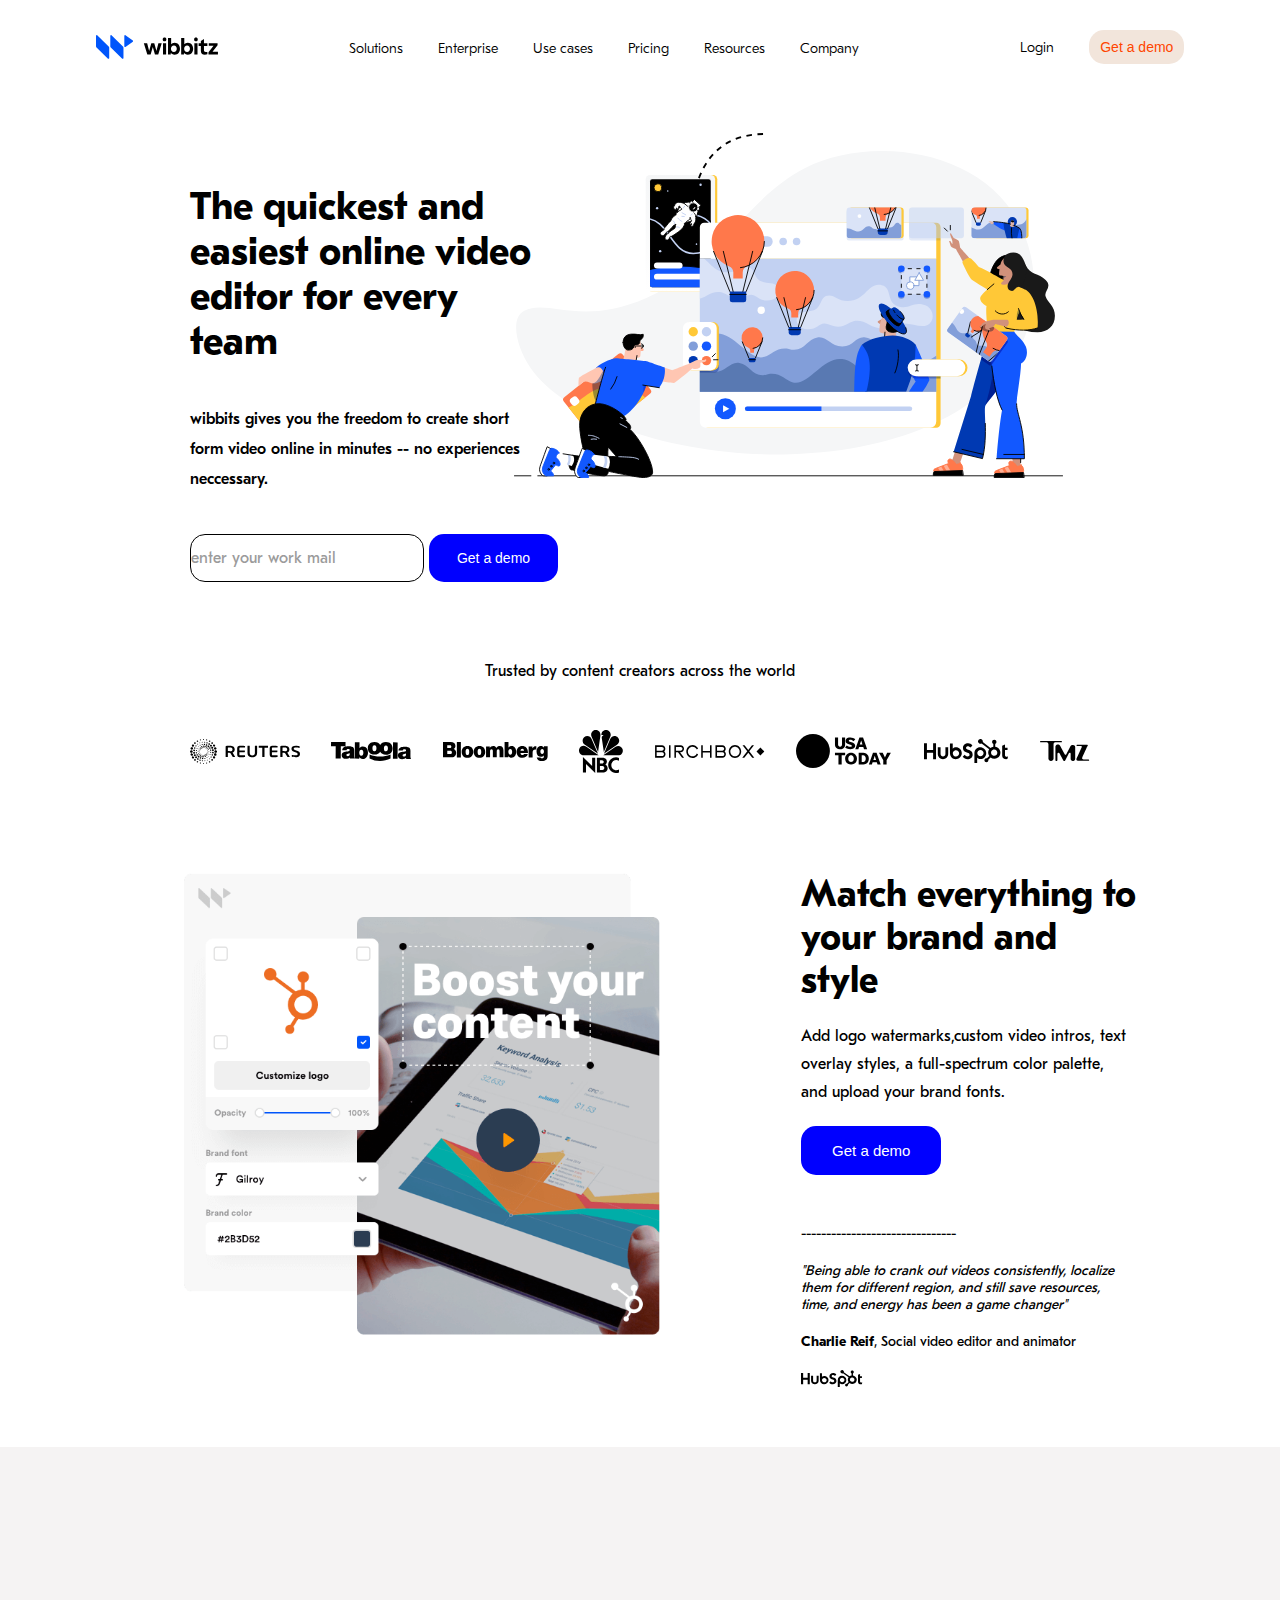
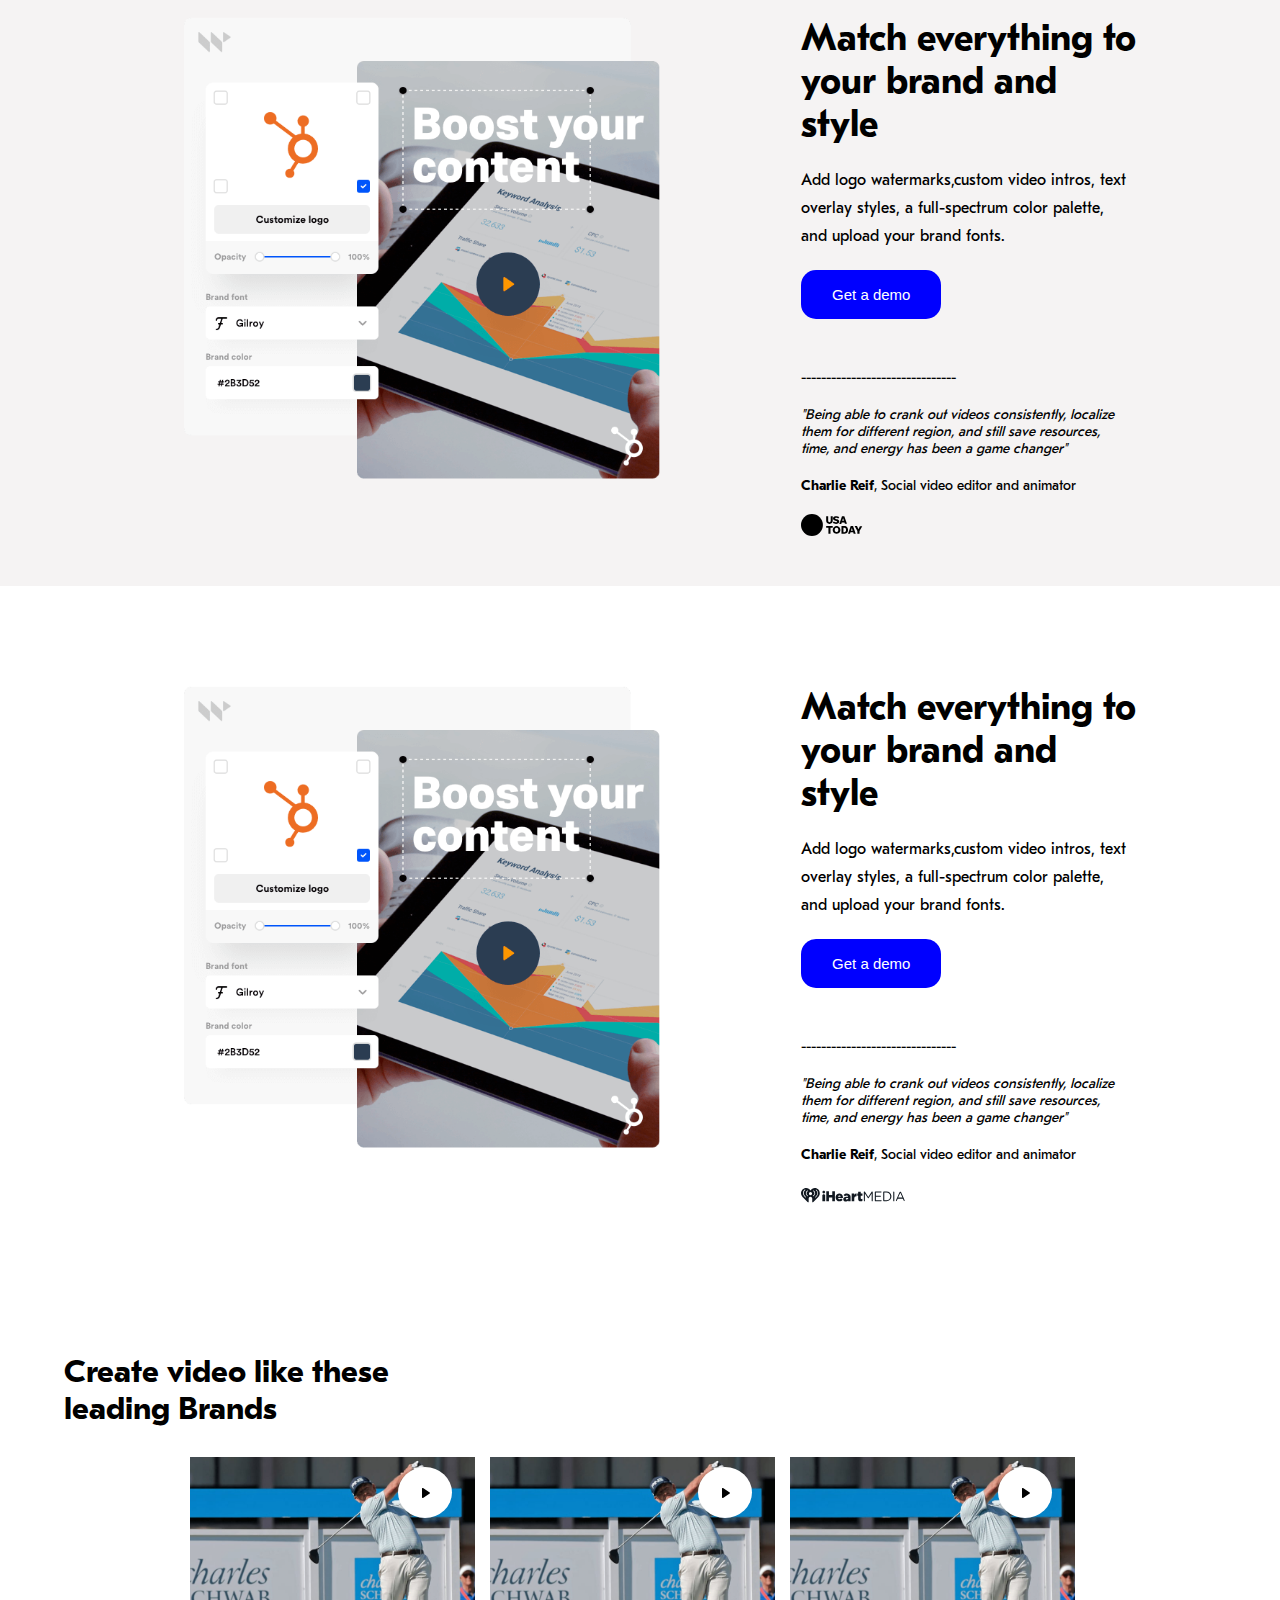
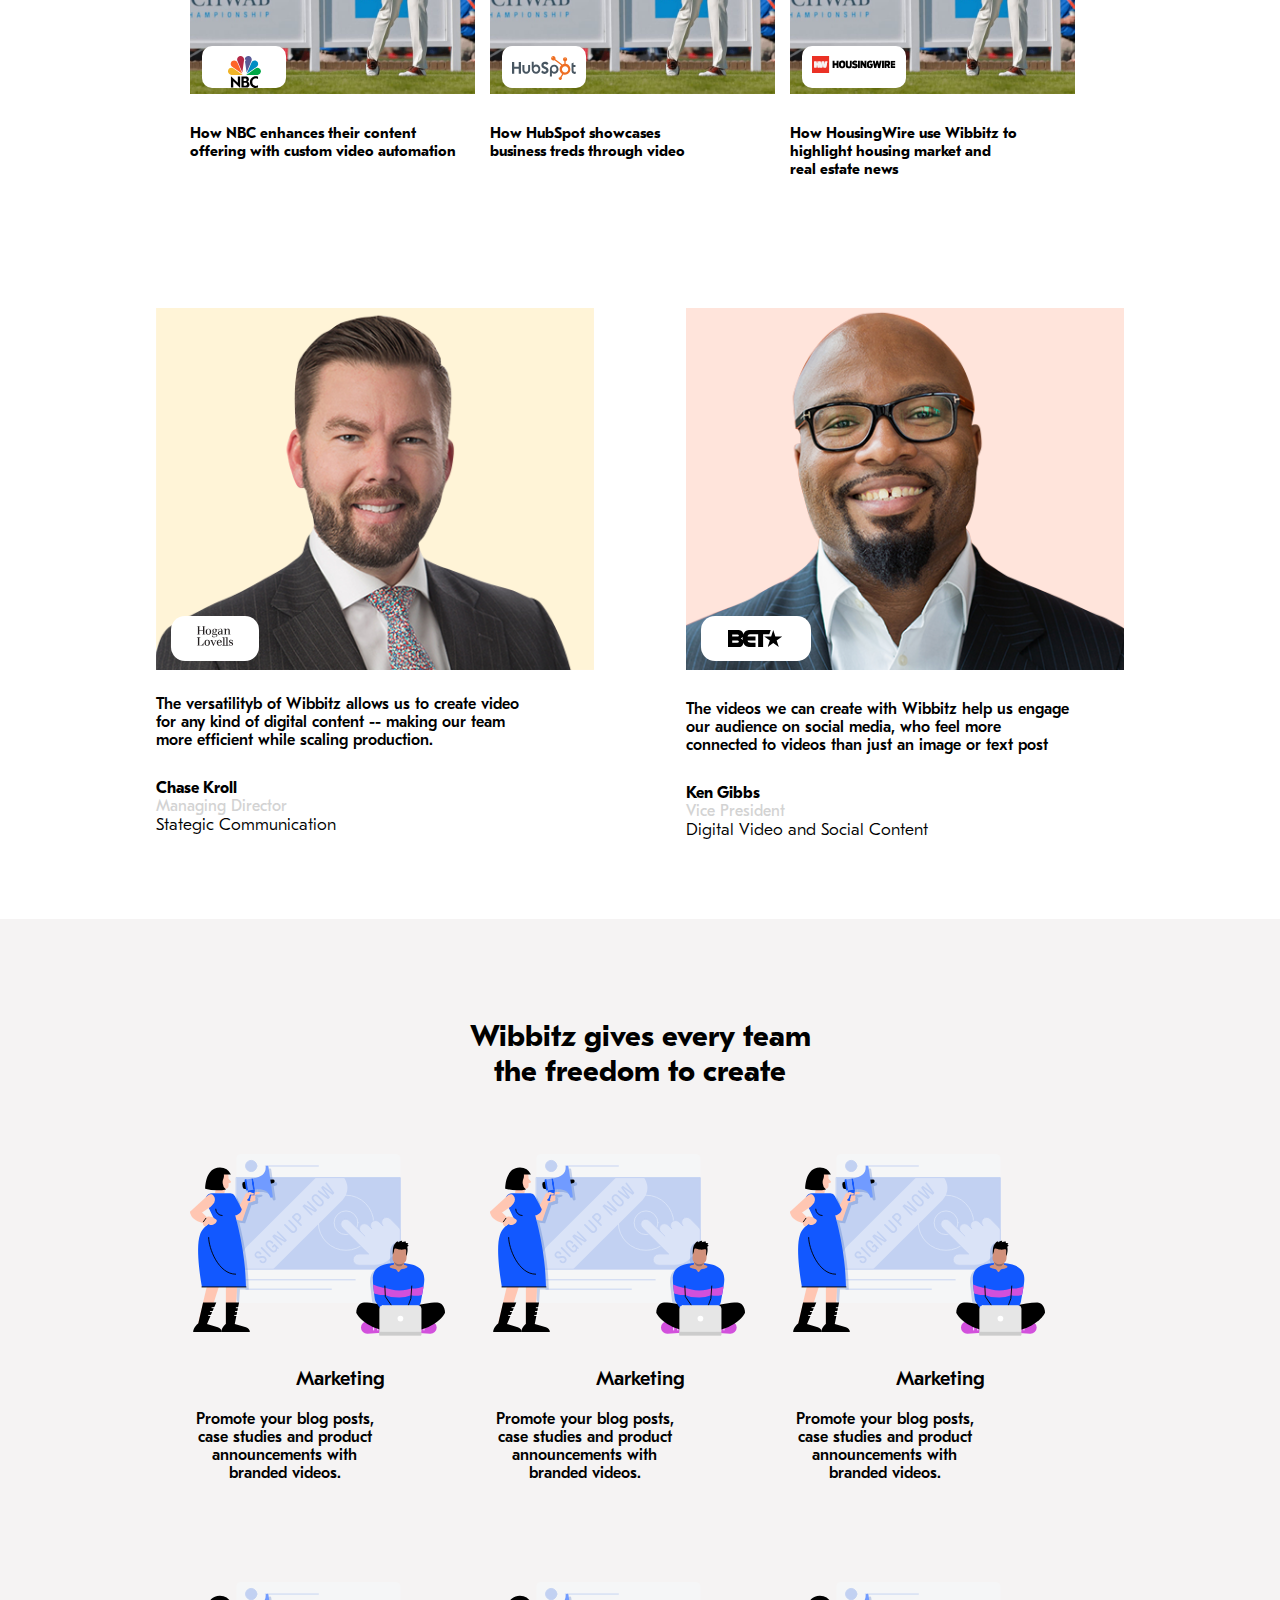
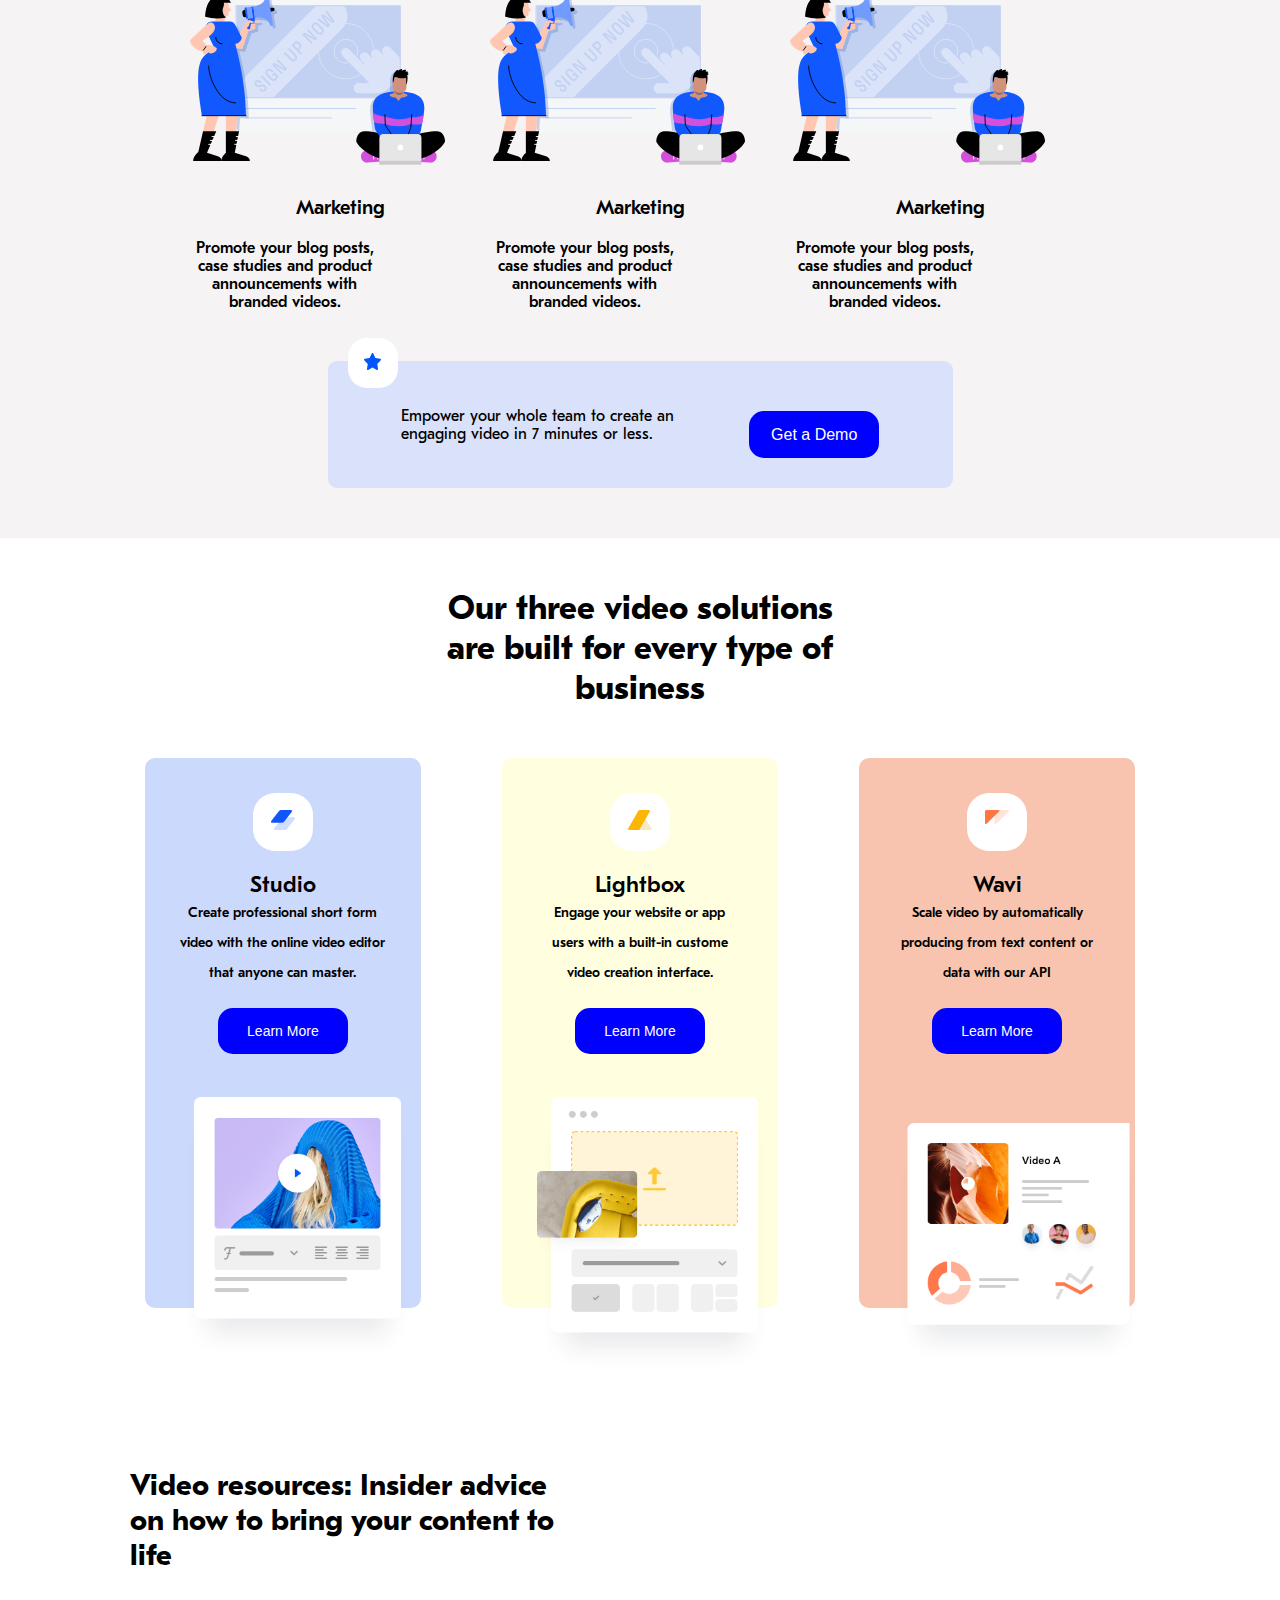
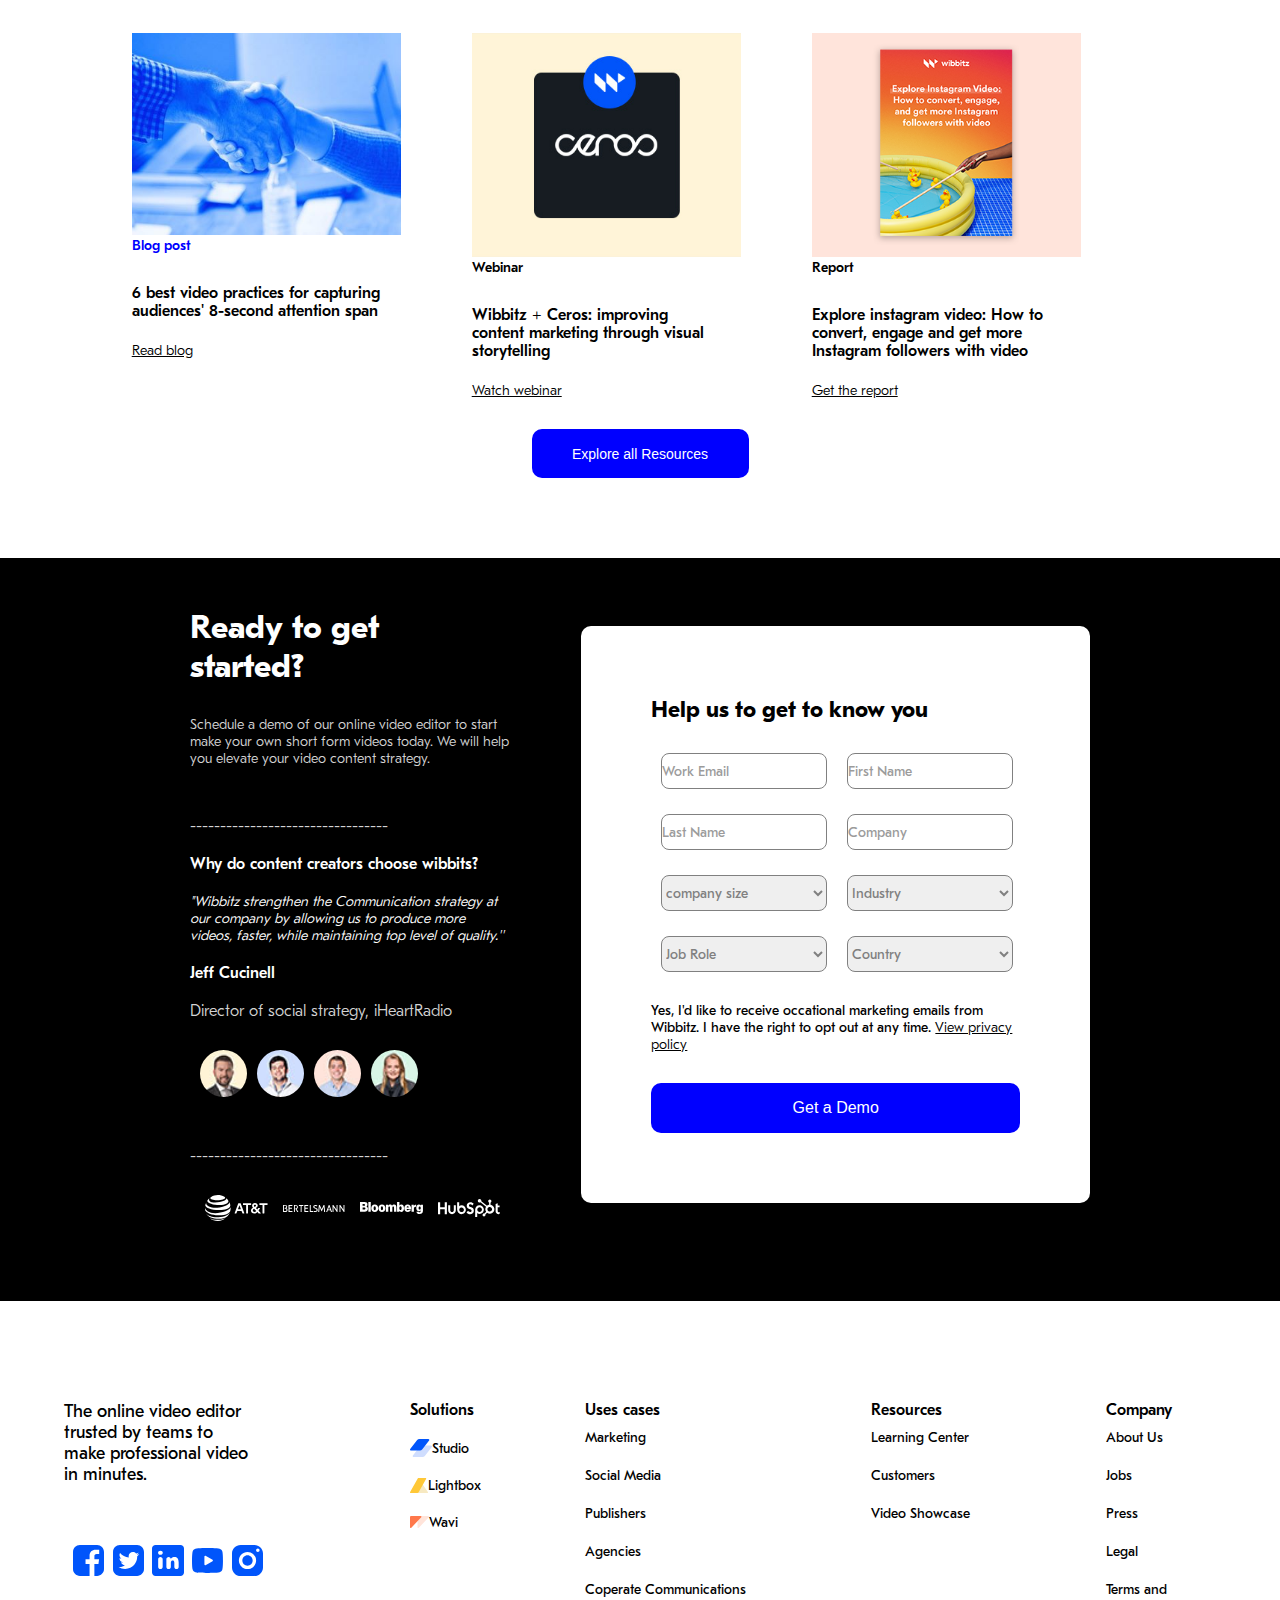
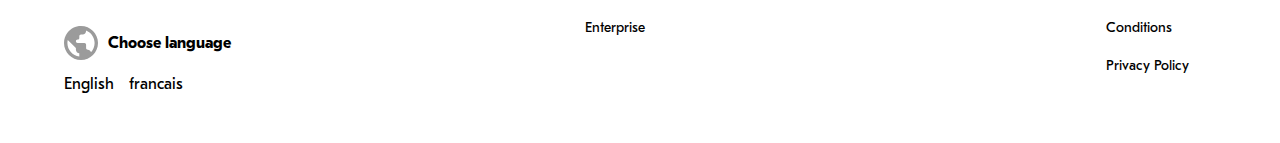
<file: index.html>
<!DOCTYPE html>
<html lang="en">

<head>
    <meta charset="UTF-8" />
    <title>Wibbitz: Online video creation made easy</title>
    <link rel="stylesheet" href="css/style.css" type="text/css" />
    <link rel="stylesheet" href="css/fontello.css" type="text/css" />

    <link rel="icon" type="image/png" sizes="32x32" href="images/favicon.png" />

    <meta name="viewport" content="width=device-width, initial-scale=1.0" />
    <meta property="og:image" content="" />
    <meta name="description" content="" />
    <meta name="keywords" content="" />
</head>

<body>
<!-- Navbar -->
    <section class="navbar">
        <div class="main-logo">
            <a href="#"><img src="./images/logo.svg" alt="Logo" /></a>
        </div>
        <div>
            <ul>
                <li><a href="#">Solutions</a></li>
                <li><a href="#">Enterprise</a></li>
                <li><a href="#">Use cases</a></li>
                <li><a href="#">Pricing</a></li>
                <li><a href="#">Resources</a></li>
                <li><a href="#">Company</a></li>
            </ul>
        </div>
        <div>
            <li><a href="#">Login</a></li>
            <button type="submit">Get a demo</button>
        </div>
    </section>
    <!-- SPOTLIGHT -->
    <header class="header wrapper">
        <h1 class="head-heading">
            The quickest and easiest online video editor for every team
        </h1>
        <p class="head-para">
            wibbits gives you the freedom to create short form video online in minutes -- no experiences neccessary.
        </p>
        <input type="text" placeholder="enter your work mail" />
        <button type="submit">Get a demo</button>
        <div class="spotlight-image">
            <img src="./images/home-hero.svg" alt="Spotlight"/>
        </div>
        <div class="dotted-curve">
            <img src="./images/dotted-curve.svg" alt="curve" />
        </div>
    </header>
<!-- LOGOS -->
    <section class="section3 wrapper">
        <p>Trusted by content creators across the world</p>
        <div class="creators-logo">
            <div class="logo-image-reuters">
                <img src="./images/logo-reuters.svg" alt="Logo" />
            </div>
            <div class="logo-image-taboola">
                <img src="./images/logo-taboola.svg" alt="Logo" />
            </div>
            <div class="logo-image-bloomberg">
                <img src="./images/logo-bloomberg.svg" alt="Logo" />
            </div>
            <div class="logo-image-nbc">
                <img src="./images/logo-nbc.svg" alt="Logo" />
            </div>
            <div class="logo-image-birchbox">
                <img src="./images/logo-birchbox.svg" alt="Logo" />
            </div>
            <div class="logo-image-usa">
                <img src="./images/USA-Today-logo_24.svg" alt="Logo" />
            </div>
            <div class="logo-image-hubspot">
                <img src="./images/logo-hubspot.svg" alt="Logo" />
            </div>
            <div class="logo-image-tmz">
                <img src="./images/logo-tmz.svg" alt="Logo" />
            </div>
        </div>
    </section>
<!-- YOUR BRAND AND STYLE1 -->
    <section class="section4">
        <div class="HS">
            <img src="./images/HS.png" alt="HS" />
        </div>
        <div class="HS-content">
            <h3 class="HS-heading">
                Match everything to your brand and style
            </h3>
            <p class="HS-para1">
                Add logo watermarks,custom video intros, text overlay styles, a full-spectrum color palette, and upload
                your brand fonts.
            </p>
            <button type="submit">
                Get a demo
            </button>
            <p class="HS-border">-------------------------------</p>
            <p class="HS-para2">
                "Being able to crank out videos consistently, localize them for different region, and still save
                resources, time, and energy has been a game changer"
            </p>
            <p class="HS-name"><span>Charlie Reif</span>, Social video editor and animator</p>
            <div class="HS-image">
                <img src="./images/logo-hubspot.svg" alt="Logo" />
            </div>
        </div>
    </section>
<!-- YOUR BRAND AND STYLE2 -->
    <section class="section5">
        <div class="HS2">
            <img src="./images/HS.png" alt="HS" />
        </div>
        <div class="HS2-content">
            <h3 class="HS2-heading">
                Match everything to your brand and style
            </h3>
            <p class="HS2-para1">
                Add logo watermarks,custom video intros, text overlay styles, a full-spectrum color palette, and upload
                your brand fonts.
            </p>
            <button type="submit">
                Get a demo
            </button>
            <p class="HS2-border">-------------------------------</p>
            <p class="HS2-para2">
                "Being able to crank out videos consistently, localize them for different region, and still save
                resources, time, and energy has been a game changer"
            </p>
            <p class="HS2-name"><span>Charlie Reif</span>, Social video editor and animator</p>
            <div class="HS2-image">
                <img src="./images/USA-Today-logo_24.svg" alt="Logo" />
            </div>
        </div>
    </section>
<!-- YOUR BRAND AND STYLE3 -->
    <section class="section6">
        <div class="HS3">
            <img src="./images/HS.png" alt="HS" />
        </div>
        <div class="HS3-content">
            <h3 class="HS3-heading">
                Match everything to your brand and style
            </h3>
            <p class="HS3-para1">
                Add logo watermarks,custom video intros, text overlay styles, a full-spectrum color palette, and upload
                your brand fonts.
            </p>
            <button type="submit">
                Get a demo
            </button>
            <p class="HS3-border">-------------------------------</p>
            <p class="HS3-para2">
                "Being able to crank out videos consistently, localize them for different region, and still save
                resources, time, and energy has been a game changer"
            </p>
            <p class="HS3-name"><span>Charlie Reif</span>, Social video editor and animator</p>
            <div class="HS3-image">
                <img src="./images/IHMe55.svg" alt="Logo" />
            </div>
        </div>
    </section>
<!-- LEADING BRANDS -->
    <section class="section7 wrapper">
        <h3 class="review-heading">
            Create video like these leading Brands
        </h3>
        <div class="review">
            <div class="review-div1">
                <div class="review-image">
                    <img src="./images/review1.jpg" alt="review" />
                </div>
                <p class="review-nbc">How NBC enhances their content offering with custom video automation</p>
                <div class="color-nbc-div">
                    <div class="color-nbc">
                        <img src="./images/logo-brand-nbc2.svg" alt="Nbc" />
                    </div>
                </div>
                <div class="play-button-div">
                    <div class="play-button">
                        <img src="./images/play.svg" alt="play" />
                    </div>
                </div>
            </div>
            <div class="review-div2">
                <div class="review-image">
                    <img src="./images/review1.jpg" alt="review" />
                </div>
                <p class="review-hs">How HubSpot showcases business treds through video</p>
                <div class="color-hubspot-div">
                    <div class="color-hubspot">
                        <img src="./images/hubspot-1.svg" alt="Hs" />
                    </div>
                </div>
                <div class="play-button-div">
                    <div class="play-button">
                        <img src="./images/play.svg" alt="play" />
                    </div>
                </div>
            </div>
            <div class="review-div3">
                <div class="review-image">
                    <img src="./images/review1.jpg" alt="review" />
                </div>
                <p class="review-hw">How HousingWire use Wibbitz to highlight housing market and real estate news</p>
                <div class="color-housingwire-div">
                    <div class="color-housingwire">
                        <img src="./images/HousingWi.svg" alt="Hw" />
                    </div>
                </div>
                <div class="play-button-div">
                    <div class="play-button">
                        <img src="./images/play.svg" alt="play" />
                    </div>
                </div>
            </div>
        </div>
        <div class="persons">
            <div class="person1">
                <div class="person1-image">
                    <img src="./images/Chase-Kroll-920x760normal-1.png" alt="Image" />
                </div>
                <div class="person-logo-div">
                    <div class="person-logo">
                        <img src="./images/Hogan_Lovells_logo_white_bg2.svg" alt="Hogan" />
                    </div>
                </div>
                <p class="person1-para">
                    The versatilityb of Wibbitz allows us to create video for any kind of digital content -- making our
                    team more efficient while scaling production.
                </p>
                <p class="person1-name">
                    Chase Kroll
                </p>
                <p class="md">
                    Managing Director
                </p>
                Stategic Communication
            </div>
            <div class="person2">
                <div class="person2-image">
                    <img src="./images/Ken-Gibs-920x760normal-1.png" alt="Image" />
                </div>
                <div class="person-logo-div">
                    <div class="person-logo">
                        <img src="./images/BET_logo_black.svg" alt="Bet" />
                    </div>
                </div>
                <p class="person2-para">
                    The videos we can create with Wibbitz help us engage our audience on social media, who feel more
                    connected to videos than just an image or text post
                </p>
                <p class="person2-name">
                    Ken Gibbs
                </p>
                <p class="md">
                    Vice President
                </p>
                Digital Video and Social Content
            </div>
        </div>
    </section>
<!-- MARKETING -->
    <section class="marketing-section">
        <h3 class="marketing-head">
            Wibbitz gives every team the freedom to create
        </h3>
        <div class="marketing-flex wrapper">
            <div class="marketing-div-main">
                <div class="marketing-div1">
                    <div class="marketing-image">
                        <img src="./images/usecase-illustration-marketing.svg" alt="Marketing" />
                    </div>
                    <p class="marketing">
                        Marketing
                    </p>
                    <p class="marketing-para">
                        Promote your blog posts, case studies and product announcements with branded videos.
                    </p>
                </div>
                <div class="marketing-div2">
                    <div class="marketing-image">
                        <img src="./images/usecase-illustration-marketing.svg" alt="Marketing" />
                    </div>
                    <p class="marketing">
                        Marketing
                    </p>
                    <p class="marketing-para">
                        Promote your blog posts, case studies and product announcements with branded videos.
                    </p>
                </div>
            </div>
            <div class="marketing-div-main">
                <div class="marketing-div3">
                    <div class="marketing-image">
                        <img src="./images/usecase-illustration-marketing.svg" alt="Marketing" />
                    </div>
                    <p class="marketing">
                        Marketing
                    </p>
                    <p class="marketing-para">
                        Promote your blog posts, case studies and product announcements with branded videos.
                    </p>
                </div>
                <div class="marketing-div4">
                    <div class="marketing-image">
                        <img src="./images/usecase-illustration-marketing.svg" alt="Marketing" />
                    </div>
                    <p class="marketing">
                        Marketing
                    </p>
                    <p class="marketing-para">
                        Promote your blog posts, case studies and product announcements with branded videos.
                    </p>
                </div>
            </div>
            <div class="marketing-div-main">
                <div class="marketing-div5">
                    <div class="marketing-image">
                        <img src="./images/usecase-illustration-marketing.svg" alt="Marketing" />
                    </div>
                    <p class="marketing">
                        Marketing
                    </p>
                    <p class="marketing-para">
                        Promote your blog posts, case studies and product announcements with branded videos.
                    </p>
                </div>
                <div class="marketing-div6">
                    <div class="marketing-image">
                        <img src="./images/usecase-illustration-marketing.svg" alt="Marketing" />
                    </div>
                    <p class="marketing">
                        Marketing
                    </p>
                    <p class="marketing-para">
                        Promote your blog posts, case studies and product announcements with branded videos.
                    </p>
                </div>
            </div>
        </div>
        <div class="marketing-last-div">
            <p>
                Empower your whole team to create an engaging video in 7 minutes or less.
            </p>
            <button type="submit">Get a Demo</button>
            <div class="star-logo-div">
                <div class="star-logo">
                    <img src="./images/star.svg" alt="Star" />
                </div>
            </div>
        </div>
    </section>
<!-- THREE VIDEO SOLUTIONS -->
    <section class="three-video-solutions">
        <h3 class="three-video-solutions-heading">
            Our three video solutions are built for every type of business
        </h3>
        <div class="studio-lightbox-wavi wrapper">
            <div class="studio-div">
                <div class="studio-image-div">
                    <div class="studio-image"><img src="./images/Studio-icon.svg" alt="Studio" /></div>
                </div>
                <p class="studio">Studio</p>
                <p class="studio-para">
                    Create professional short form video with the online video editor that anyone can master.
                </p>
                <button type="submit">Learn More</button>
                <div class="studio-card">
                    <img src="./images/studio-card.png" alt="Studio" />
                </div>
            </div>
            <div class="lightbox-div">
                <div class="lightbox-image-div">
                    <div class="lightbox-image">
                        <img src="./images/Lightbox-icon.svg" alt="Lightbox" />
                    </div>
                </div>
                <p class="lightbox">Lightbox</p>
                <p class="lightbox-para">
                    Engage your website or app users with a built-in custome video creation interface.
                </p>
                <button type="submit">Learn More</button>
                <div class="lightbox-card">
                    <img src="./images/lightbox-card.png" alt="Lightbox" />
                </div>
            </div>
            <div class="wavi-div">
                <div class="wavi-image-div">
                    <div class="wavi-image">
                        <img src="./images/Wavi-icon.svg" alt="Wavi" />
                    </div>
                </div>
                <p class="wavi">Wavi</p>
                <p class="wavi-para">
                    Scale video by automatically producing from text content or data with our API
                </p>
                <button type="submit">Learn More</button>
                <div class="wavi-card">
                    <img src="./images/wavi-card.png" alt="Wavi" />
                </div>
            </div>
        </div>
    </section>
<!-- VIDEO RESOURCES -->
    <section class="video-resources wrapper">
        <p class="video-resources-heading">
            Video resources: Insider advice on how to bring your content to life
        </p>
        <div class="blog-webinar-report">
            <div class="blog-div">
                <div class="blog-image">
                    <img src="./images/Blog-video-attention-span-2.jpg" alt="Blog" />
                </div>
                <a class="blog-post" href="#">Blog post</a>
                <p class="blog-para">
                    6 best video practices for capturing audiences' 8-second attention span
                </p>
                <a class="read-blog" href="#">
                    Read blog
                </a>
            </div>
            <div class="webinar-div">
                <div class="webinar-image">
                    <img src="./images/Webinar-Ceros-Thumbnail.jpg" alt="Webinar" />
                </div>
                <a class="webinar-post" href="#">Webinar</a>
                <p class="webinar-para">
                    Wibbitz + Ceros: improving content marketing through visual storytelling
                </p>
                <a class="watch-webinar" href="#">
                    Watch webinar
                </a>
            </div>
            <div class="report-div">
                <div class="report-image">
                    <img src="./images/2019-Q3-Instagram-Report-EN-Thumbnail.png" alt="report" />
                </div>
                <a class="report-post" href="#">Report</a>
                <p class="report-para">
                    Explore instagram video: How to convert, engage and get more Instagram followers with video
                </p>
                <a class="get-report" href="#">
                    Get the report
                </a>
            </div>
        </div>
        <button type="submit">Explore all Resources</button>
    </section>
<!-- FORM -->
    <section class="form-section">
        <div class="started-form wrapper">
            <div class="form-left">
                <p class="get-started">
                    Ready to get started?
                </p>
                <p class="get-started-para1">
                    Schedule a demo of our online video editor to start make your own short form videos today. We will
                    help you
                    elevate your video content strategy.
                </p>
                <p class="get-started-border1">
                    ---------------------------------
                </p>
                <p class="why-wibbitz">
                    Why do content creators choose wibbits?
                </p>
                <p class="why-wibbitz-para">
                    "Wibbitz strengthen the Communication strategy at our company by allowing us to produce more videos,
                    faster, while maintaining top level of quality.''
                </p>
                <p class="jeff">Jeff Cucinell</p>
                <p class="iheart">
                    Director of social strategy, iHeartRadio
                </p>
                <div class="profiles">
                    <div class="profiles-image">
                        <img src="./images/profile1.jpg" alt="Profile1" />
                    </div>
                    <div class="profiles-image">
                        <img src="./images/profile2.jpg" alt="Profile2" />
                    </div>
                    <div class="profiles-image">
                        <img src="./images/profile3.jpg" alt="Profile3" />
                    </div>
                    <div class="profiles-image">
                        <img src="./images/profile4.jpg" alt="Profile4" />
                    </div>
                </div>
                <p class="get-started-border2">
                    ---------------------------------
                </p>
                <div class="business">
                    <div class="business-image">
                        <img src="./images/att_white_L.svg" alt="logo1" />
                    </div>
                    <div class="business-image">
                        <img src="./images/bertelsmann_white_L.svg" alt="logo2" />
                    </div>
                    <div class="business-image">
                        <img src="./images/bloomberg_white_L.svg" alt="logo3" />
                    </div>
                    <div class="business-image">
                        <img src="./images/hubspot_white_L.svg" alt="logo4" />
                    </div>
                </div>
            </div>
            <div class="form-right">
                <p class="form-heading">Help us to get to know you</p>
                <form action="">
                    <label for="mail"></label>
                    <input type="email" id="mail" placeholder="Work Email" />
                    <label for="fname"></label>
                    <input type="text" id="fname" placeholder="First Name" />
                    <label for="lname"></label>
                    <input type="text" id="lname" placeholder="Last Name" />
                    <label for="company"></label>
                    <input type="text" id="company" placeholder="Company" />
                    <label for="mail"></label>
                    <select id="selectOption" name="option">
                        <option value="option1">company size</option>
                        <option value="option2">Option 2</option>
                        <option value="option3">Option 3</option>
                    </select>
                    <label for="fname"></label>
                    <select id="selectOption" name="option">
                        <option value="option1">Industry</option>
                        <option value="option2">Option 2</option>
                        <option value="option3">Option 3</option>
                    </select>
                    <label for="lname"></label>
                    <select id="selectOption" name="option">
                        <option value="option1">Job Role</option>
                        <option value="option2">Option 2</option>
                        <option value="option3">Option 3</option>
                    </select>
                    <label for="company"></label>
                    <select id="selectOption" name="option">
                        <option value="option1">Country</option>
                        <option value="option2">Option 2</option>
                        <option value="option3">Option 3</option>
                    </select>
                </form>
                <p class="form-para">Yes, I'd like to receive occational marketing emails from Wibbitz. I have the right
                    to opt out at any
                    time. <span>View privacy policy</span>
                </p>
                <button type="submit">Get a Demo</button>
            </div>
        </div>
    </section>
<!-- FOOTER -->
    <footer class="wrapper">
        <div class="footer-div1">
            <p class="footer-heading">
                The online video editor trusted by teams to make professional video in minutes.
            </p>
            <div class="media-logo-div">
                <div class="media-logo">
                    <img src="./images/facebook-blue.svg" alt="Fb" />
                </div>
                <div class="media-logo">
                    <img src="./images/twitter-blue.svg" alt="Fb" />
                </div>
                <div class="media-logo">
                    <img src="./images/linkedin-blue.svg" alt="Fb" />
                </div>
                <div class="media-logo">
                    <img src="./images/youtube-blue.svg" alt="Fb" />
                </div>
                <div class="media-logo">
                    <img src="./images/Instagram.svg" alt="Fb" />
                </div>
            </div>
            <div class="globe-language">
                <div class="globe">
                    <img src="./images/globe-gray.svg" alt="Glob" />
                </div>
                <p class="choose-language">
                    Choose language
                </p>
            </div>
            <div class="language">
                <p>
                    English
                </p>
                <p>
                    francais
                </p>
            </div>
        </div>
        <div class="footer-div2">
            <p class="footer-div2-heading">Solutions</p>
            <div class="footer-studio">
                <div class="footer-studio-image">
                    <img src="./images/Studio-icon2.svg" alt="Studio" />
                </div>
                <p>Studio</p>
            </div>
            <div class="footer-lightbox">
                <div class="footer-lightbox-image">
                    <img src="./images/Lightbox-icon2.svg" alt="Lightbox" />
                </div>
                <p>Lightbox</p>
            </div>
            <div class="footer-wavi">
                <div class="footer-wavi-image">
                    <img src="./images/Wavi-icon2.svg" alt="Wavi" />
                </div>
                <p> Wavi</p>
            </div>
        </div>
        <div class="footer-div3">
            <p>Uses cases</p>
            <ul>
                <li>Marketing </li>
                <li> Social Media</li>
                <li>Publishers</li>
                <li>Agencies</li>
                <li>Coperate Communications</li>
                <li>Enterprise</li>
            </ul>
        </div>
        <div class="footer-div4">
            <p>Resources</p>
            <ul>
                <li>Learning Center</li>
                <li>Customers</li>
                <li>Video Showcase</li>
            </ul>
        </div>
        <div class="footer-div5">
            <p>Company</p>
            <ul>
                <li>About Us</li>
                <li>Jobs</li>
                <li>Press</li>
                <li>Legal</li>
                <li>Terms and Conditions</li>
                <li>Privacy Policy</li>
            </ul>
        </div>
    </footer>
</body>

</html>
</file>
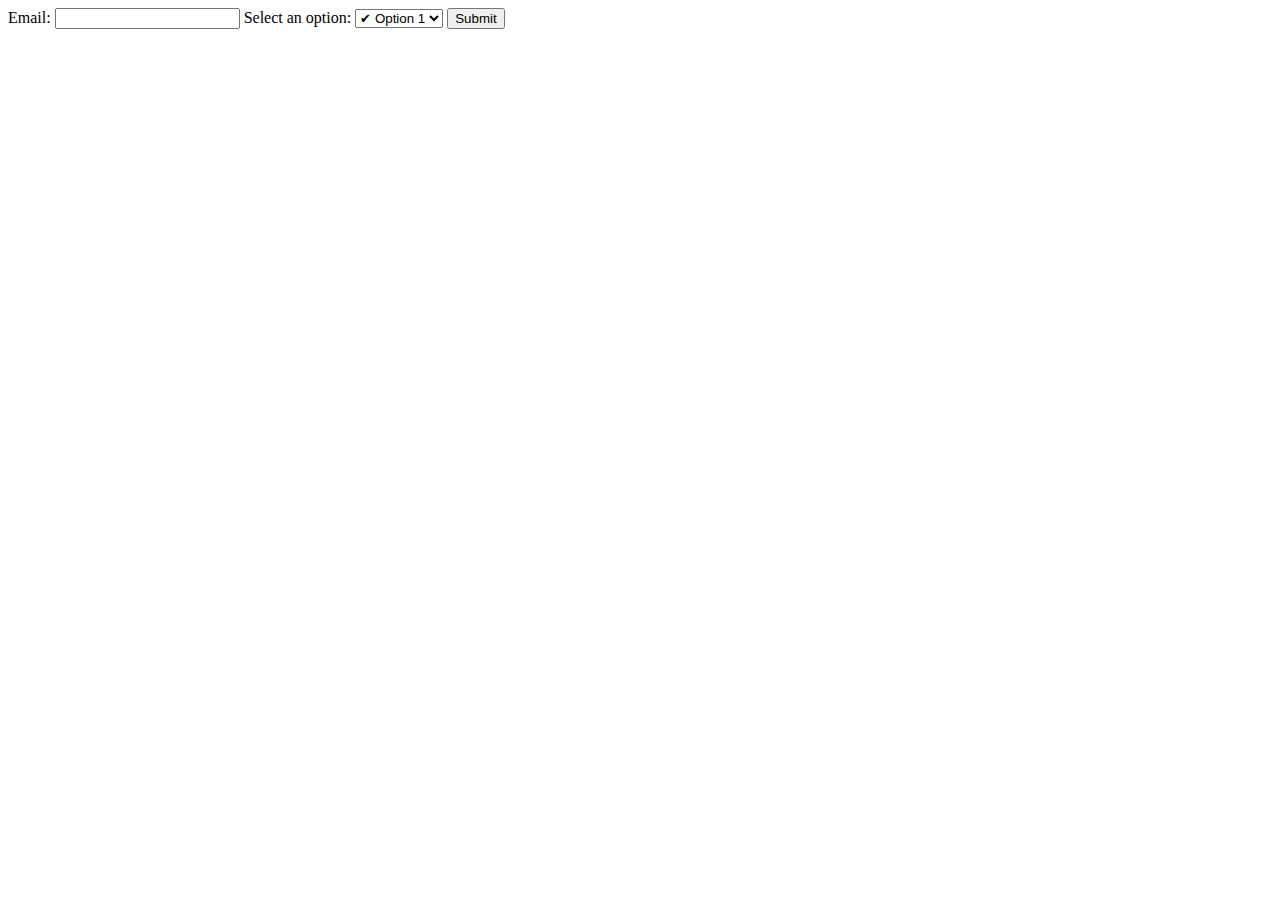
<file: form.html>
<!DOCTYPE html>
<html lang="en">
<head>
    <meta charset="UTF-8">
    <meta name="viewport" content="width=device-width, initial-scale=1.0">
    <title>Document</title>
</head>
<body>
    <form>
        <label for="email">Email:</label>
        <input type="email" id="email" name="email" required>
        
        <label for="selectOption">Select an option:</label>
        <select id="selectOption" name="option">
          <option value="option1">&#10004; Option 1</option>
          <option value="option2">&#10004; Option 2</option>
          <option value="option3">&#10004; Option 3</option>
        </select>
        
        <button type="submit">Submit</button>
      </form>
</body>
</html>
</file>
<file: css/style.css>
* {
  margin: 0;
  padding: 0;
  border: 0;
  vertical-align: baseline;
  font-weight: normal;
  text-decoration: none;
  outline: none;
  box-sizing: border-box;
}

ol,
ul {
  list-style: none;
}

del {
  text-decoration: line-through;
}

body {
  font-family: "GT-Eesti", Arial, Helvetica, sans-serif;
  font-size: 17px;
  color: #000;
  overflow-x: hidden;
  min-width: 320px;
  font-weight: 500;
}

input,
textarea,
select {
  font-family: "GT-Eesti", Arial, Helvetica, sans-serif;
  font-weight: 500;
}

a {
  color: #000;
}

.thumb {
  display: block;
}

.thumb img {
  display: block;
  width: 100%;
}

p {
  font-size: 16px;
  font-family: "GT-Eesti", Arial;
  font-weight: 500;
  color: #000;
}

.hidden {
  display: none;
}

br.clear {
  clear: both;
  line-height: 0;
}

.wrapper {
  width: 90%;
  margin: 0 auto;
  max-width: 1200px;
}

.wrapper2 {
  width: 90%;
  margin: 0 auto;
  max-width: 1350px;
}

.flex-wrapper {
  display: flex;
  justify-content: space-between;
}

@font-face {
  font-family: "GT-Eesti";
  src: url("../fonts/GT-Eesti-Pro-Text-Light.woff2") format("woff2");
  src: url("../fonts/GT-Eesti-Pro-Text-Light.woff") format("woff"), url("../fonts/GT-Eesti-Pro-Text-Light.ttf") format("truetype");
  font-weight: 400;
  font-style: normal;
}
@font-face {
  font-family: "GT-Eesti";
  src: url("../fonts/GT-Eesti-Pro-Text-Regular.woff2") format("woff2");
  src: url("../fonts/GT-Eesti-Pro-Text-Regular.woff") format("woff"), url("../fonts/GT-Eesti-Pro-Text-Regular.ttf") format("truetype");
  font-weight: 500;
  font-style: normal;
}
@font-face {
  font-family: "GT-Eesti";
  src: url("../fonts/GT-Eesti-Pro-Text-Medium.woff2") format("woff2");
  src: url("../fonts/GT-Eesti-Pro-Text-Medium.woff") format("woff"), url("../fonts/GT-Eesti-Pro-Text-Medium.ttf") format("truetype");
  font-weight: 600;
  font-style: normal;
}
@font-face {
  font-family: "GT-Eesti";
  src: url("../fonts/GT-Eesti-Pro-Text-Bold.woff2") format("woff2");
  src: url("../fonts/GT-Eesti-Pro-Text-Bold.woff") format("woff"), url("../fonts/GT-Eesti-Pro-Text-Bold.ttf") format("truetype");
  font-weight: 700;
  font-style: normal;
}
::-moz-placeholder {
  color: #9B9B9B;
  opacity: 1;
}
::placeholder {
  color: #9B9B9B;
  opacity: 1;
}

:-ms-input-placeholder {
  color: #9B9B9B;
}

::-ms-input-placeholder {
  color: #9B9B9B;
}

.navbar {
  padding: 30px;
  display: flex;
  justify-content: space-around;
  align-items: center;
}
.navbar .main-logo {
  width: 8%;
}
.navbar .main-logo img {
  width: 100%;
  display: block;
}
.navbar li {
  display: inline;
  margin-right: 30px;
  font-size: 19px;
}
.navbar button {
  background-color: rgb(242, 229, 219);
  color: orangered;
  height: 42px;
  font-size: 18px;
  width: 113px;
  border-radius: 15px;
}

.header {
  padding-top: 30px;
  position: relative;
}
.header .head-heading {
  padding-top: 60px;
  max-width: 44%;
  font-size: 60px;
  font-weight: 900;
}
.header .head-para {
  margin-top: 40px;
  max-width: 35%;
  font-size: 20px;
  font-weight: 600;
  line-height: 30px;
}
.header input {
  margin-top: 40px;
  border: solid 1px;
  height: 70px;
  font-size: 20px;
  width: 280px;
  border-radius: 15px;
}
.header button {
  background-color: blue;
  color: white;
  height: 72px;
  font-size: 18px;
  width: 150px;
  border-radius: 15px;
}
.header .spotlight-image {
  position: absolute;
  width: 63%;
  top: 57px;
  left: 42%;
}
.header .spotlight-image img {
  width: 100%;
  display: block;
}
.header .dotted-curve {
  position: absolute;
  left: 759px;
  top: 35px;
  width: 90px;
}
.header .dotted-curve img {
  width: 100%;
  display: block;
}

.section3 {
  text-align: center;
}
.section3 p {
  font-size: 19px;
  padding-top: 80px;
}
.section3 .creators-logo {
  margin-top: 50px;
  display: flex;
  justify-content: space-between;
  align-items: center;
}
.section3 .creators-logo .logo-image-reuters {
  width: 110px;
}
.section3 .creators-logo .logo-image-reuters img {
  width: 100%;
  display: block;
}
.section3 .creators-logo .logo-image-taboola {
  width: 80px;
}
.section3 .creators-logo .logo-image-taboola img {
  width: 100%;
  display: block;
}
.section3 .creators-logo .logo-image-bloomberg {
  width: 105px;
}
.section3 .creators-logo .logo-image-bloomberg img {
  width: 100%;
  display: block;
}
.section3 .creators-logo .logo-image-nbc {
  width: 44px;
}
.section3 .creators-logo .logo-image-nbc img {
  width: 100%;
  display: block;
}
.section3 .creators-logo .logo-image-birchbox {
  width: 110px;
}
.section3 .creators-logo .logo-image-birchbox img {
  width: 100%;
  display: block;
}
.section3 .creators-logo .logo-image-usa {
  width: 96px;
}
.section3 .creators-logo .logo-image-usa img {
  width: 100%;
  display: block;
}
.section3 .creators-logo .logo-image-hubspot {
  width: 85px;
}
.section3 .creators-logo .logo-image-hubspot img {
  width: 100%;
  display: block;
}
.section3 .creators-logo .logo-image-tmz {
  width: 50px;
}
.section3 .creators-logo .logo-image-tmz img {
  width: 100%;
  display: block;
}

.section4 {
  padding: 100px 50px 60px 50px;
  display: flex;
  justify-content: space-evenly;
}
.section4 .HS {
  width: 30%;
}
.section4 .HS img {
  width: 100%;
  display: block;
}
.section4 .HS-content {
  max-width: 25%;
}
.section4 .HS-content .HS-heading {
  font-size: 50px;
  max-width: 96%;
  font-weight: 900;
}
.section4 .HS-content .HS-para1 {
  font-size: 20px;
  max-width: 86%;
  margin-top: 20px;
  line-height: 28px;
}
.section4 .HS-content button {
  margin-top: 20px;
  background-color: blue;
  color: white;
  height: 54px;
  font-size: 18px;
  width: 140px;
  border-radius: 15px;
  display: block;
}
.section4 .HS-content .HS-border {
  margin-top: 50px;
}
.section4 .HS-content .HS-para2 {
  margin-top: 20px;
  font-size: 19px;
  font-style: italic;
  max-width: 89%;
}
.section4 .HS-content .HS-name {
  margin-top: 20px;
}
.section4 .HS-content .HS-name span {
  font-weight: 900;
}
.section4 .HS-content .HS-image {
  width: 17%;
  margin-top: 20px;
}
.section4 .HS-content .HS-image img {
  width: 100%;
  display: block;
}

.section5 {
  padding: 170px 50px 50px 50px;
  background-color: rgb(245, 243, 243);
  display: flex;
  justify-content: space-evenly;
}
.section5 .HS2 {
  width: 30%;
}
.section5 .HS2 img {
  width: 100%;
  display: block;
}
.section5 .HS2-content {
  max-width: 25%;
}
.section5 .HS2-content .HS2-heading {
  font-size: 50px;
  max-width: 96%;
  font-weight: 900;
}
.section5 .HS2-content .HS2-para1 {
  font-size: 20px;
  max-width: 86%;
  margin-top: 20px;
  line-height: 28px;
}
.section5 .HS2-content button {
  margin-top: 20px;
  background-color: blue;
  color: white;
  height: 54px;
  font-size: 18px;
  width: 140px;
  border-radius: 15px;
  display: block;
}
.section5 .HS2-content .HS2-border {
  margin-top: 50px;
}
.section5 .HS2-content .HS2-para2 {
  margin-top: 20px;
  font-size: 19px;
  font-style: italic;
  max-width: 89%;
}
.section5 .HS2-content .HS2-name {
  margin-top: 20px;
}
.section5 .HS2-content .HS2-name span {
  font-weight: 900;
}
.section5 .HS2-content .HS2-image {
  width: 17%;
  margin-top: 20px;
}
.section5 .HS2-content .HS2-image img {
  width: 100%;
  display: block;
}

.section6 {
  padding: 100px 50px 50px 50px;
  display: flex;
  justify-content: space-evenly;
}
.section6 .HS3 {
  width: 30%;
}
.section6 .HS3 img {
  width: 100%;
  display: block;
}
.section6 .HS3-content {
  max-width: 25%;
}
.section6 .HS3-content .HS3-heading {
  font-size: 50px;
  max-width: 96%;
  font-weight: 900;
}
.section6 .HS3-content .HS3-para1 {
  font-size: 20px;
  max-width: 86%;
  margin-top: 20px;
  line-height: 28px;
}
.section6 .HS3-content button {
  margin-top: 20px;
  background-color: blue;
  color: white;
  height: 54px;
  font-size: 18px;
  width: 140px;
  border-radius: 15px;
  display: block;
}
.section6 .HS3-content .HS3-border {
  margin-top: 50px;
}
.section6 .HS3-content .HS3-para2 {
  margin-top: 20px;
  font-size: 19px;
  font-style: italic;
  max-width: 89%;
}
.section6 .HS3-content .HS3-name {
  margin-top: 20px;
}
.section6 .HS3-content .HS3-name span {
  font-weight: 900;
}
.section6 .HS3-content .HS3-image {
  width: 28%;
  margin-top: 25px;
}
.section6 .HS3-content .HS3-image img {
  width: 100%;
  display: block;
}

.section7 {
  padding-top: 100px;
  padding-bottom: 80px;
}
.section7 .review-heading {
  font-size: 44px;
  font-weight: 900;
  max-width: 38%;
}
.section7 .review {
  margin-top: 50px;
  padding-bottom: 30px;
  display: flex;
}
.section7 .review .review-div1 {
  position: relative;
  width: 60%;
}
.section7 .review .review-div1 .color-nbc-div {
  position: absolute;
  bottom: 112px;
  left: 12px;
  min-width: 29%;
  background-color: white;
  border-radius: 10px;
  padding: 10px;
  text-align: center;
}
.section7 .review .review-div1 .color-nbc-div img .color-nbc {
  width: 13%;
  width: 100%;
  display: block;
}
.section7 .review .review-div1 .play-button-div {
  position: absolute;
  top: 18px;
  left: 303px;
  width: 66px;
  border-radius: 68%;
  height: 65px;
  background-color: white;
  padding: 15px;
}
.section7 .review .review-div1 .play-button-div .play-button {
  width: 32%;
  margin-left: 15px;
  margin-top: 9px;
}
.section7 .review .review-div1 .play-button-div .play-button img {
  width: 100%;
  display: block;
}
.section7 .review .review-div2 {
  position: relative;
  width: 60%;
}
.section7 .review .review-div2 .color-hubspot-div {
  position: absolute;
  bottom: 112px;
  left: 12px;
  min-width: 29%;
  background-color: white;
  border-radius: 10px;
  padding: 10px;
  text-align: center;
}
.section7 .review .review-div2 .color-hubspot-div img .color-hubspot {
  width: 13%;
  width: 100%;
  display: block;
}
.section7 .review .review-div2 .play-button-div {
  position: absolute;
  top: 18px;
  left: 303px;
  width: 66px;
  border-radius: 68%;
  height: 65px;
  background-color: white;
  padding: 15px;
}
.section7 .review .review-div2 .play-button-div .play-button {
  width: 32%;
  margin-left: 15px;
  margin-top: 9px;
}
.section7 .review .review-div2 .play-button-div .play-button img {
  width: 100%;
  display: block;
}
.section7 .review .review-div3 {
  position: relative;
  width: 60%;
}
.section7 .review .review-div3 .color-housingwire-div {
  position: absolute;
  bottom: 112px;
  left: 12px;
  min-width: 29%;
  background-color: white;
  border-radius: 10px;
  padding: 10px;
  text-align: center;
}
.section7 .review .review-div3 .color-housingwire-div img .color-housingwire {
  width: 13%;
  width: 100%;
  display: block;
}
.section7 .review .review-div3 .play-button-div {
  position: absolute;
  top: 18px;
  left: 303px;
  width: 66px;
  border-radius: 68%;
  height: 65px;
  background-color: white;
  padding: 15px;
}
.section7 .review .review-div3 .play-button-div .play-button {
  width: 32%;
  margin-left: 15px;
  margin-top: 9px;
}
.section7 .review .review-div3 .play-button-div .play-button img {
  width: 100%;
  display: block;
}
.section7 .review .review-image {
  width: 95%;
}
.section7 .review .review-image img {
  width: 100%;
  display: block;
}
.section7 .review .review-nbc {
  margin-top: 30px;
  width: 294px;
  font-size: 20px;
  font-weight: 900;
}
.section7 .review .review-hs {
  margin-top: 30px;
  width: 304px;
  font-size: 20px;
  font-weight: 900;
}
.section7 .review .review-hw {
  margin-top: 30px;
  width: 304px;
  font-size: 20px;
  font-weight: 900;
}
.section7 .persons {
  display: flex;
  justify-content: space-between;
  margin-top: 100px;
}
.section7 .persons .person1 {
  position: relative;
  width: 48%;
}
.section7 .persons .person1 .person1-image {
  width: 100%;
}
.section7 .persons .person1 .person1-image img {
  width: 100%;
  display: block;
}
.section7 .persons .person1 .person-logo-div {
  position: absolute;
  top: 61%;
  left: 15px;
  max-width: 20%;
  height: 58px;
  background-color: white;
  border-radius: 20px;
}
.section7 .persons .person1 .person-logo-div .person-logo {
  width: 50%;
  margin: 0 auto;
  margin-top: 6px;
}
.section7 .persons .person1 .person-logo-div .person-logo img {
  width: 100%;
  display: block;
}
.section7 .persons .person1 .person1-para {
  margin-top: 25px;
  font-size: 20px;
  max-width: 66%;
  font-weight: 600;
}
.section7 .persons .person1 .person1-name {
  margin-top: 30px;
  font-weight: 900;
}
.section7 .persons .person1 .md {
  color: lightgray;
}
.section7 .persons .person2 {
  position: relative;
  width: 48%;
}
.section7 .persons .person2 .person2-image {
  width: 100%;
}
.section7 .persons .person2 .person2-image img {
  width: 100%;
  display: block;
}
.section7 .persons .person2 .person-logo-div {
  position: absolute;
  top: 61%;
  left: 15px;
  width: 25%;
  height: 58px;
  background-color: white;
  border-radius: 20px;
}
.section7 .persons .person2 .person-logo-div .person-logo {
  width: 50%;
  margin: 0 auto;
  margin-top: 19px;
}
.section7 .persons .person2 .person-logo-div .person-logo img {
  width: 100%;
  display: block;
}
.section7 .persons .person2 .person2-para {
  margin-top: 30px;
  font-size: 20px;
  width: 464px;
  font-weight: 600;
}
.section7 .persons .person2 .person2-name {
  margin-top: 30px;
  font-weight: 900;
}
.section7 .persons .person2 .md {
  color: lightgray;
}

.marketing-section {
  padding-top: 100px;
  padding-bottom: 50px;
  background-color: rgb(245, 243, 243);
}
.marketing-section .marketing-head {
  max-width: 28%;
  margin: 0 auto;
  font-size: 50px;
  font-weight: 900;
  text-align: center;
}
.marketing-section .marketing-flex {
  margin-top: 100px;
  text-align: center;
  display: flex;
}
.marketing-section .marketing-flex .marketing-div-main {
  width: 600px;
}
.marketing-section .marketing-flex .marketing-div-main .marketing-div2 {
  margin-top: 100px;
}
.marketing-section .marketing-flex .marketing-div-main .marketing-div4 {
  margin-top: 100px;
}
.marketing-section .marketing-flex .marketing-div-main .marketing-div6 {
  margin-top: 100px;
}
.marketing-section .marketing-flex .marketing-div-main .marketing-image {
  width: 85%;
}
.marketing-section .marketing-flex .marketing-div-main .marketing-image img {
  width: 100%;
  display: block;
}
.marketing-section .marketing-flex .marketing-div-main .marketing {
  margin-top: 30px;
  font-size: 20px;
  font-weight: 600;
}
.marketing-section .marketing-flex .marketing-div-main .marketing-para {
  margin-top: 20px;
  font-size: 16px;
  font-weight: 600;
  width: 63%;
}
.marketing-section .marketing-last-div {
  position: relative;
  display: flex;
  align-items: center;
  justify-content: space-evenly;
  background-color: rgb(217, 226, 250);
  width: 625px;
  margin: 0 auto;
  margin-top: 50px;
  padding: 30px;
  border-radius: 9px;
}
.marketing-section .marketing-last-div p {
  width: 54%;
  font-size: 18px;
}
.marketing-section .marketing-last-div button {
  margin-top: 20px;
  background-color: blue;
  color: white;
  height: 54px;
  font-size: 18px;
  width: 140px;
  border-radius: 15px;
}
.marketing-section .marketing-last-div .star-logo-div {
  position: absolute;
  bottom: 100px;
  left: 20px;
  width: 60px;
  height: 58px;
  background-color: white;
  border-radius: 24px;
}
.marketing-section .marketing-last-div .star-logo-div .star-logo {
  width: 33%;
  margin: 0 auto;
  margin-top: 19px;
}
.marketing-section .marketing-last-div .star-logo-div .star-logo img {
  width: 100%;
  display: block;
}

.three-video-solutions {
  padding-top: 50px;
  padding-bottom: 60px;
  text-align: center;
}
.three-video-solutions .three-video-solutions-heading {
  font-size: 47px;
  font-weight: 900;
  max-width: 27%;
  margin: 0 auto;
}
.three-video-solutions .studio-lightbox-wavi {
  margin-top: 50px;
  display: flex;
  align-items: center;
  justify-content: space-between;
}
.three-video-solutions .studio-lightbox-wavi .studio-div {
  background-color: rgb(203, 217, 252);
  text-align: center;
  padding: 35px;
  position: relative;
  height: 720px;
  width: 30%;
  border-radius: 10px;
}
.three-video-solutions .studio-lightbox-wavi .studio-div .studio-image-div {
  width: 81px;
  height: 80px;
  border-radius: 30px;
  background-color: white;
  padding: 17px;
  margin: 0 auto;
  background-color: white;
}
.three-video-solutions .studio-lightbox-wavi .studio-div .studio-image-div .studio-image {
  margin: 0 auto;
  width: 90%;
  background-color: white;
  border-radius: 12px;
}
.three-video-solutions .studio-lightbox-wavi .studio-div .studio-image-div .studio-image img {
  width: 100%;
  display: block;
}
.three-video-solutions .studio-lightbox-wavi .studio-div .studio {
  margin-top: 20px;
  font-size: 28px;
  font-weight: 600;
}
.three-video-solutions .studio-lightbox-wavi .studio-div .studio-para {
  margin-top: 30px;
  margin: 0 auto;
  font-size: 18px;
  font-weight: 600;
  max-width: 83%;
  line-height: 30px;
}
.three-video-solutions .studio-lightbox-wavi .studio-div button {
  margin-top: 20px;
  background-color: blue;
  color: white;
  height: 54px;
  font-size: 18px;
  width: 130px;
  border-radius: 15px;
}
.three-video-solutions .studio-lightbox-wavi .studio-div .studio-card {
  margin-top: 122px;
  width: 85%;
  position: absolute;
}
.three-video-solutions .studio-lightbox-wavi .studio-div .studio-card img {
  width: 100%;
  display: block;
}
.three-video-solutions .studio-lightbox-wavi .lightbox-div {
  background-color: lightyellow;
  text-align: center;
  padding: 35px;
  position: relative;
  height: 720px;
  width: 30%;
  border-radius: 10px;
}
.three-video-solutions .studio-lightbox-wavi .lightbox-div .lightbox-image-div {
  width: 81px;
  height: 80px;
  border-radius: 30px;
  background-color: white;
  padding: 17px;
  margin: 0 auto;
  background-color: white;
}
.three-video-solutions .studio-lightbox-wavi .lightbox-div .lightbox-image-div .lightbox-image {
  margin: 0 auto;
  width: 90%;
  background-color: white;
  border-radius: 12px;
}
.three-video-solutions .studio-lightbox-wavi .lightbox-div .lightbox-image-div .lightbox-image img {
  width: 100%;
  display: block;
}
.three-video-solutions .studio-lightbox-wavi .lightbox-div .lightbox {
  margin-top: 20px;
  font-size: 28px;
  font-weight: 600;
}
.three-video-solutions .studio-lightbox-wavi .lightbox-div .lightbox-para {
  margin-top: 30px;
  margin: 0 auto;
  font-size: 18px;
  font-weight: 600;
  max-width: 92%;
  line-height: 30px;
}
.three-video-solutions .studio-lightbox-wavi .lightbox-div button {
  margin-top: 20px;
  background-color: blue;
  color: white;
  height: 54px;
  font-size: 18px;
  width: 130px;
  border-radius: 15px;
}
.three-video-solutions .studio-lightbox-wavi .lightbox-div .lightbox-card {
  margin-top: 122px;
  width: 85%;
  position: absolute;
}
.three-video-solutions .studio-lightbox-wavi .lightbox-div .lightbox-card img {
  width: 100%;
  display: block;
}
.three-video-solutions .studio-lightbox-wavi .wavi-div {
  background-color: rgb(248, 196, 175);
  text-align: center;
  padding: 35px;
  position: relative;
  height: 720px;
  width: 30%;
  border-radius: 10px;
}
.three-video-solutions .studio-lightbox-wavi .wavi-div .wavi-image-div {
  width: 81px;
  height: 80px;
  border-radius: 30px;
  background-color: white;
  padding: 17px;
  margin: 0 auto;
  background-color: white;
}
.three-video-solutions .studio-lightbox-wavi .wavi-div .wavi-image-div .wavi-image {
  margin: 0 auto;
  width: 90%;
  background-color: white;
  border-radius: 12px;
}
.three-video-solutions .studio-lightbox-wavi .wavi-div .wavi-image-div .wavi-image img {
  width: 100%;
  display: block;
}
.three-video-solutions .studio-lightbox-wavi .wavi-div .wavi {
  margin-top: 20px;
  font-size: 28px;
  font-weight: 600;
}
.three-video-solutions .studio-lightbox-wavi .wavi-div .wavi-para {
  margin-top: 30px;
  margin: 0 auto;
  font-size: 18px;
  font-weight: 600;
  max-width: 84%;
  line-height: 30px;
}
.three-video-solutions .studio-lightbox-wavi .wavi-div button {
  margin-top: 20px;
  background-color: blue;
  color: white;
  height: 54px;
  font-size: 18px;
  width: 130px;
  border-radius: 15px;
}
.three-video-solutions .studio-lightbox-wavi .wavi-div .wavi-card {
  margin-top: 135px;
  width: 94%;
  position: absolute;
}
.three-video-solutions .studio-lightbox-wavi .wavi-div .wavi-card img {
  width: 100%;
  display: block;
}

.video-resources {
  padding-top: 100px;
  padding-bottom: 50px;
}
.video-resources .video-resources-heading {
  font-size: 47px;
  font-weight: 900;
  max-width: 50%;
}
.video-resources .blog-webinar-report {
  margin-top: 60px;
  display: flex;
  justify-content: space-around;
}
.video-resources .blog-webinar-report .blog-div {
  width: 33%;
}
.video-resources .blog-webinar-report .blog-div .blog-image {
  width: 95%;
}
.video-resources .blog-webinar-report .blog-div .blog-image img {
  width: 100%;
  display: block;
}
.video-resources .blog-webinar-report .blog-div .blog-post {
  color: blue;
  font-size: 16px;
  font-weight: 600;
}
.video-resources .blog-webinar-report .blog-div .blog-para {
  margin-top: 30px;
  padding-bottom: 20px;
  font-size: 20px;
  font-weight: 600;
  width: 313px;
}
.video-resources .blog-webinar-report .blog-div .read-blog {
  font-size: 18px;
  text-decoration: underline;
}
.video-resources .blog-webinar-report .webinar-div {
  width: 33%;
}
.video-resources .blog-webinar-report .webinar-div .webinar-image {
  width: 95%;
}
.video-resources .blog-webinar-report .webinar-div .webinar-image img {
  width: 100%;
  display: block;
}
.video-resources .blog-webinar-report .webinar-div .webinar-post {
  font-size: 16px;
  font-weight: 600;
}
.video-resources .blog-webinar-report .webinar-div .webinar-para {
  margin-top: 30px;
  padding-bottom: 20px;
  font-size: 20px;
  font-weight: 600;
  width: 322px;
}
.video-resources .blog-webinar-report .webinar-div .watch-webinar {
  font-size: 18px;
  text-decoration: underline;
}
.video-resources .blog-webinar-report .report-div {
  width: 33%;
}
.video-resources .blog-webinar-report .report-div .report-image {
  width: 95%;
}
.video-resources .blog-webinar-report .report-div .report-image img {
  width: 100%;
  display: block;
}
.video-resources .blog-webinar-report .report-div .report-post {
  font-size: 16px;
  font-weight: 600;
}
.video-resources .blog-webinar-report .report-div .report-para {
  margin-top: 30px;
  padding-bottom: 20px;
  font-size: 20px;
  font-weight: 600;
  width: 366px;
}
.video-resources .blog-webinar-report .report-div .get-report {
  font-size: 18px;
  text-decoration: underline;
}
.video-resources button {
  margin: 30px auto;
  background-color: blue;
  color: white;
  height: 54px;
  font-size: 18px;
  width: 217px;
  border-radius: 10px;
  display: block;
}

.form-section {
  padding-top: 50px;
  padding-bottom: 80px;
  background-color: black;
}
.form-section .started-form {
  display: flex;
  align-items: center;
}
.form-section .started-form .form-left {
  width: 44%;
}
.form-section .started-form .form-left .get-started {
  color: white;
  font-size: 45px;
  font-weight: 900;
  max-width: 49%;
}
.form-section .started-form .form-left .get-started-para1 {
  color: lightgrey;
  font-weight: 200;
  max-width: 91%;
  margin-top: 30px;
}
.form-section .started-form .form-left .get-started-border1 {
  color: lightgray;
  font-weight: 200;
  margin-top: 50px;
}
.form-section .started-form .form-left .why-wibbitz {
  margin-top: 20px;
  color: white;
  font-size: 21px;
  font-weight: 600;
}
.form-section .started-form .form-left .why-wibbitz-para {
  font-size: 18px;
  width: 524px;
  margin-top: 20px;
  color: white;
  font-weight: 200;
  font-style: italic;
}
.form-section .started-form .form-left .jeff {
  color: white;
  font-size: 18px;
  font-weight: 600;
  margin-top: 20px;
}
.form-section .started-form .form-left .iheart {
  margin-top: 20px;
  font-weight: 200;
  color: lightgrey;
}
.form-section .started-form .form-left .profiles {
  margin-top: 30px;
  display: flex;
}
.form-section .started-form .form-left .profiles .profiles-image {
  width: 12%;
  margin-left: 10px;
}
.form-section .started-form .form-left .profiles .profiles-image img {
  width: 100%;
  display: block;
  border-radius: 50%;
}
.form-section .started-form .form-left .get-started-border2 {
  color: lightgray;
  font-weight: 200;
  margin-top: 50px;
}
.form-section .started-form .form-left .business {
  margin-top: 30px;
  display: flex;
  align-items: center;
}
.form-section .started-form .form-left .business .business-image {
  width: 16%;
  margin-left: 15px;
}
.form-section .started-form .form-left .business .business-image img {
  width: 100%;
  display: block;
}
.form-section .started-form .form-right {
  width: 57%;
  background-color: white;
  padding: 70px;
  border-radius: 10px;
}
.form-section .started-form .form-right .form-heading {
  font-size: 27px;
  font-weight: 900;
}
.form-section .started-form .form-right form {
  margin-top: 30px;
  gap: 25px 10px;
  display: flex;
  flex-wrap: wrap;
}
.form-section .started-form .form-right form input {
  border-radius: 8px;
  font-size: 18px;
  height: 45px;
  width: 253px;
  border: solid 1px grey;
}
.form-section .started-form .form-right form select {
  border-radius: 8px;
  font-size: 18px;
  height: 45px;
  color: grey;
  width: 253px;
  border: solid 1px grey;
}
.form-section .started-form .form-right .form-para {
  margin: 0 auto;
  margin-top: 30px;
  width: 300;
  width: 448px;
}
.form-section .started-form .form-right .form-para span {
  text-decoration: underline;
}
.form-section .started-form .form-right button {
  margin-top: 30px;
  background-color: blue;
  color: white;
  height: 54px;
  font-size: 18px;
  width: 530px;
  border-radius: 10px;
}

footer {
  padding-top: 100px;
  padding-bottom: 50px;
  display: flex;
  justify-content: space-between;
}
footer .footer-div1 {
  width: 260px;
}
footer .footer-div1 .footer-heading {
  font-size: 25px;
  width: 250px;
}
footer .footer-div1 .media-logo-div {
  margin-top: 30px;
  display: flex;
  justify-content: space-evenly;
  align-items: center;
  width: 80%;
}
footer .footer-div1 .media-logo-div .media-logo {
  margin-top: 30px;
  width: 15%;
}
footer .footer-div1 .media-logo-div .media-logo img {
  width: 100%;
  display: block;
}
footer .footer-div1 .globe-language {
  margin-top: 50px;
  display: flex;
  align-items: center;
  gap: 10px;
}
footer .footer-div1 .globe-language .globe {
  width: 14%;
}
footer .footer-div1 .globe-language .globe img {
  width: 100%;
  display: block;
}
footer .footer-div1 .globe-language .choose-language {
  font-size: 18px;
  font-weight: bold;
}
footer .footer-div1 .language {
  margin-top: 15px;
  gap: 15px;
  display: flex;
}
footer .footer-div1 .language p {
  font-size: 20px;
}
footer .footer-div2 {
  width: 90px;
}
footer .footer-div2 .footer-div2-heading {
  font-size: 18px;
  font-weight: 600;
}
footer .footer-div2 .footer-studio {
  margin-top: 20px;
  display: flex;
  align-items: center;
}
footer .footer-div2 .footer-studio .footer-studio-image {
  width: 37%;
}
footer .footer-div2 .footer-studio .footer-studio-image img {
  width: 100%;
  display: block;
}
footer .footer-div2 .footer-lightbox {
  margin-top: 20px;
  display: flex;
  align-items: center;
}
footer .footer-div2 .footer-lightbox .footer-lightbox-image {
  width: 28%;
}
footer .footer-div2 .footer-lightbox .footer-lightbox-image img {
  width: 100%;
  display: block;
}
footer .footer-div2 .footer-wavi {
  margin-top: 20px;
  display: flex;
  align-items: center;
}
footer .footer-div2 .footer-wavi .footer-wavi-image {
  width: 28%;
}
footer .footer-div2 .footer-wavi .footer-wavi-image img {
  width: 100%;
  display: block;
}
footer .footer-div3 {
  width: 200px;
}
footer .footer-div3 p {
  font-size: 18px;
  font-weight: 600;
}
footer .footer-div3 li {
  line-height: 38px;
  font-weight: 500;
}
footer .footer-div4 {
  width: 150px;
}
footer .footer-div4 p {
  font-size: 18px;
  font-weight: 600;
}
footer .footer-div4 li {
  line-height: 38px;
  font-weight: 500;
}
footer .footer-div5 {
  width: 110px;
}
footer .footer-div5 p {
  font-size: 18px;
  font-weight: 600;
}
footer .footer-div5 li {
  line-height: 38px;
  font-weight: 500;
}

@media all and (max-width: 1281px) {
  .navbar .main-logo {
    width: 10%;
  }
  .navbar li {
    font-size: 14px;
  }
  .navbar button {
    width: 95px;
    font-size: 14px;
    height: 34px;
  }
  .header {
    max-width: 900px;
  }
  .header .head-heading {
    font-size: 39px;
    max-width: 38%;
  }
  .header .head-para {
    font-size: 16px;
    max-width: 37%;
  }
  .header input {
    height: 48px;
    font-size: 16px;
    width: 234px;
  }
  .header button {
    height: 48px;
    font-size: 14px;
    width: 129px;
  }
  .header .spotlight-image {
    position: absolute;
    max-width: 61%;
    top: 57px;
    left: 36%;
  }
  .header .dotted-curve {
    left: 508px;
    top: 39px;
    max-width: 66px;
  }
  .section3 {
    max-width: 900px;
  }
  .section3 p {
    font-size: 16px;
  }
  .section4 .HS {
    width: 41%;
  }
  .section4 .HS-content .HS-heading {
    font-size: 37px;
    min-width: 116%;
  }
  .section4 .HS-content .HS-para1 {
    font-size: 16px;
    min-width: 112%;
  }
  .section4 .HS-content button {
    height: 49px;
    font-size: 15px;
    min-width: 105px;
  }
  .section4 .HS-content .HS-border {
    font-size: 14px;
    font-weight: 0;
  }
  .section4 .HS-content .HS-para2 {
    font-size: 14px;
    font-style: italic;
    min-width: 107%;
    font-weight: 0;
  }
  .section4 .HS-content .HS-name {
    font-size: 14px;
  }
  .section4 .HS-content .HS-image {
    width: 21%;
  }
  .section5 .HS2 {
    width: 41%;
  }
  .section5 .HS2-content .HS2-heading {
    font-size: 37px;
    min-width: 116%;
  }
  .section5 .HS2-content .HS2-para1 {
    font-size: 16px;
    min-width: 112%;
  }
  .section5 .HS2-content button {
    height: 49px;
    font-size: 15px;
    min-width: 105px;
  }
  .section5 .HS2-content .HS2-border {
    font-size: 14px;
    font-weight: 0;
  }
  .section5 .HS2-content .HS2-para2 {
    font-size: 14px;
    font-style: italic;
    min-width: 107%;
    font-weight: 0;
  }
  .section5 .HS2-content .HS2-name {
    font-size: 14px;
  }
  .section5 .HS2-content .HS2-image {
    width: 21%;
  }
  .section6 .HS3 {
    width: 41%;
  }
  .section6 .HS3-content .HS3-heading {
    font-size: 37px;
    min-width: 116%;
  }
  .section6 .HS3-content .HS3-para1 {
    font-size: 16px;
    min-width: 112%;
  }
  .section6 .HS3-content button {
    height: 49px;
    font-size: 15px;
    min-width: 105px;
  }
  .section6 .HS3-content .HS3-border {
    font-size: 14px;
    font-weight: 0;
  }
  .section6 .HS3-content .HS3-para2 {
    font-size: 14px;
    font-style: italic;
    min-width: 107%;
    font-weight: 0;
  }
  .section6 .HS3-content .HS3-name {
    font-size: 14px;
  }
  .section6 .HS3-content .HS3-image {
    width: 35%;
  }
  .section7 .review-heading {
    font-size: 32px;
    max-width: 29%;
    padding-bottom: 30px;
  }
  .section7 .review {
    max-width: 900px;
    margin: 0 auto;
  }
  .section7 .review .review-div1 .review-nbc {
    width: 277px;
    font-size: 15px;
  }
  .section7 .review .review-div1 .color-nbc-div {
    min-width: 28%;
    height: 42px;
    bottom: 90px;
  }
  .section7 .review .review-div1 .play-button-div {
    top: 10px;
    left: 208px;
    height: 51px;
    max-width: 18%;
  }
  .section7 .review .review-div1 .play-button-div .play-button {
    max-width: 32%;
    margin-left: 9px;
    margin-top: 6px;
  }
  .section7 .review .review-div2 .review-hs {
    width: 228px;
    font-size: 15px;
  }
  .section7 .review .review-div2 .color-hubspot-div {
    min-width: 28%;
    height: 42px;
    bottom: 90px;
  }
  .section7 .review .review-div2 .play-button-div {
    top: 10px;
    left: 208px;
    height: 51px;
    max-width: 18%;
  }
  .section7 .review .review-div2 .play-button-div .play-button {
    max-width: 32%;
    margin-left: 9px;
    margin-top: 6px;
  }
  .section7 .review .review-div3 .review-hw {
    width: 228px;
    font-size: 15px;
  }
  .section7 .review .review-div3 .color-housingwire-div {
    min-width: 28%;
    height: 42px;
    bottom: 90px;
  }
  .section7 .review .review-div3 .play-button-div {
    top: 10px;
    left: 208px;
    height: 51px;
    max-width: 18%;
  }
  .section7 .review .review-div3 .play-button-div .play-button {
    max-width: 32%;
    margin-left: 9px;
    margin-top: 6px;
  }
  .section7 .persons {
    justify-content: space-evenly;
  }
  .section7 .persons .person1 {
    width: 38%;
  }
  .section7 .persons .person1 .person-logo-div {
    top: 58%;
    height: 45px;
    border-radius: 14px;
  }
  .section7 .persons .person1 .person1-para {
    font-size: 16px;
    max-width: 88%;
  }
  .section7 .persons .person2 {
    width: 38%;
  }
  .section7 .persons .person2 .person-logo-div {
    top: 58%;
    height: 45px;
    border-radius: 14px;
  }
  .section7 .persons .person2 .person-logo-div .person-logo {
    margin-top: 14px;
  }
  .section7 .persons .person2 .person2-para {
    font-size: 16px;
    max-width: 88%;
  }
  .marketing-section .marketing-head {
    font-size: 30px;
    max-width: 30%;
  }
  .marketing-section .marketing-flex {
    margin-top: 65px;
    max-width: 900px;
  }
  .marketing-section .marketing-last-div p {
    font-size: 16px;
  }
  .marketing-section .marketing-last-div button {
    font-size: 16px;
    height: 47px;
    width: 130px;
  }
  .marketing-section .marketing-last-div .star-logo-div {
    width: 50px;
    height: 50px;
    border-radius: 19px;
  }
  .marketing-section .marketing-last-div .star-logo-div .star-logo {
    margin-top: 15px;
  }
  .three-video-solutions .three-video-solutions-heading {
    max-width: 32%;
    font-size: 34px;
  }
  .three-video-solutions .studio-lightbox-wavi {
    justify-content: space-evenly;
  }
  .three-video-solutions .studio-lightbox-wavi .studio-div {
    width: 24%;
    height: 550px;
  }
  .three-video-solutions .studio-lightbox-wavi .studio-div .studio-image-div {
    width: 60px;
    height: 58px;
    border-radius: 22px;
  }
  .three-video-solutions .studio-lightbox-wavi .studio-div .studio {
    font-size: 23px;
  }
  .three-video-solutions .studio-lightbox-wavi .studio-div .studio-para {
    font-size: 14px;
    max-width: 100%;
  }
  .three-video-solutions .studio-lightbox-wavi .studio-div button {
    height: 46px;
    font-size: 14px;
  }
  .three-video-solutions .studio-lightbox-wavi .studio-div .studio-card {
    margin-top: 43px;
  }
  .three-video-solutions .studio-lightbox-wavi .lightbox-div {
    width: 24%;
    height: 550px;
  }
  .three-video-solutions .studio-lightbox-wavi .lightbox-div .lightbox-image-div {
    width: 60px;
    height: 58px;
    border-radius: 22px;
  }
  .three-video-solutions .studio-lightbox-wavi .lightbox-div .lightbox {
    font-size: 23px;
  }
  .three-video-solutions .studio-lightbox-wavi .lightbox-div .lightbox-para {
    font-size: 14px;
    max-width: 100%;
  }
  .three-video-solutions .studio-lightbox-wavi .lightbox-div button {
    height: 46px;
    font-size: 14px;
  }
  .three-video-solutions .studio-lightbox-wavi .lightbox-div .lightbox-card {
    margin-top: 43px;
  }
  .three-video-solutions .studio-lightbox-wavi .wavi-div {
    width: 24%;
    height: 550px;
  }
  .three-video-solutions .studio-lightbox-wavi .wavi-div .wavi-image-div {
    width: 60px;
    height: 58px;
    border-radius: 22px;
  }
  .three-video-solutions .studio-lightbox-wavi .wavi-div .wavi {
    font-size: 23px;
  }
  .three-video-solutions .studio-lightbox-wavi .wavi-div .wavi-para {
    font-size: 14px;
    max-width: 100%;
  }
  .three-video-solutions .studio-lightbox-wavi .wavi-div button {
    height: 46px;
    font-size: 14px;
  }
  .three-video-solutions .studio-lightbox-wavi .wavi-div .wavi-card {
    margin-top: 69px;
    width: 90%;
  }
  .video-resources {
    max-width: 1020px;
  }
  .video-resources .video-resources-heading {
    font-size: 30px;
    max-width: 42%;
  }
  .video-resources .blog-webinar-report .blog-div .blog-image {
    width: 80%;
  }
  .video-resources .blog-webinar-report .blog-div .blog-post {
    font-size: 14px;
  }
  .video-resources .blog-webinar-report .blog-div .blog-para {
    font-size: 16px;
    width: 248px;
  }
  .video-resources .blog-webinar-report .blog-div .read-blog {
    font-size: 14px;
  }
  .video-resources .blog-webinar-report .webinar-div .webinar-image {
    width: 80%;
  }
  .video-resources .blog-webinar-report .webinar-div .webinar-post {
    font-size: 14px;
  }
  .video-resources .blog-webinar-report .webinar-div .webinar-para {
    font-size: 16px;
    width: 248px;
  }
  .video-resources .blog-webinar-report .webinar-div .watch-webinar {
    font-size: 14px;
  }
  .video-resources .blog-webinar-report .report-div .report-image {
    width: 80%;
  }
  .video-resources .blog-webinar-report .report-div .report-post {
    font-size: 14px;
  }
  .video-resources .blog-webinar-report .report-div .report-para {
    font-size: 16px;
    width: 248px;
  }
  .video-resources .blog-webinar-report .report-div .get-report {
    font-size: 14px;
  }
  .video-resources button {
    height: 49px;
    font-size: 14px;
  }
  .form-section .started-form {
    max-width: 900px;
  }
  .form-section .started-form .form-left .get-started {
    font-size: 33px;
  }
  .form-section .started-form .form-left .get-started-para1 {
    font-size: 14px;
    max-width: 87%;
  }
  .form-section .started-form .form-left .why-wibbitz {
    font-size: 16px;
  }
  .form-section .started-form .form-left .why-wibbitz-para {
    width: 82%;
    font-size: 14px;
  }
  .form-section .started-form .form-left .jeff {
    font-size: 16px;
  }
  .form-section .started-form .form-right .form-heading {
    font-size: 23px;
  }
  .form-section .started-form .form-right form input {
    font-size: 14px;
    height: 36px;
    width: 45%;
  }
  .form-section .started-form .form-right form select {
    font-size: 14px;
    height: 36px;
    width: 45%;
  }
  .form-section .started-form .form-right .form-para {
    width: 100%;
    font-size: 14px;
  }
  .form-section .started-form .form-right button {
    height: 50px;
    font-size: 16px;
    width: 100%;
  }
  footer {
    max-width: 900px;
  }
  footer .footer-div1 .footer-heading {
    width: 187px;
    font-size: 18px;
  }
  footer .footer-div1 .globe-language {
    width: 94%;
  }
  footer .footer-div1 .globe-language .choose-language {
    font-size: 16px;
  }
  footer .footer-div1 .language p {
    font-size: 16px;
  }
  footer .footer-div2 .footer-div2-heading {
    font-size: 16px;
  }
  footer .footer-div2 .footer-studio {
    width: 67%;
  }
  footer .footer-div2 .footer-studio p {
    font-size: 14px;
  }
  footer .footer-div2 .footer-lightbox {
    width: 79%;
  }
  footer .footer-div2 .footer-lightbox p {
    font-size: 14px;
  }
  footer .footer-div2 .footer-wavi {
    width: 79%;
  }
  footer .footer-div2 .footer-wavi p {
    font-size: 14px;
  }
  footer .footer-div3 p {
    font-size: 16px;
  }
  footer .footer-div3 ul {
    font-size: 14px;
  }
  footer .footer-div4 p {
    font-size: 16px;
  }
  footer .footer-div4 ul {
    font-size: 14px;
  }
  footer .footer-div5 p {
    font-size: 16px;
  }
  footer .footer-div5 ul {
    font-size: 14px;
  }
}
@media all and (max-width: 1051px) {
  .section4 {
    flex-wrap: wrap;
  }
  .section4 .HS {
    width: 56%;
  }
  .section4 .HS-content {
    max-width: 45%;
  }
  .section5 {
    padding-top: 100px;
    flex-wrap: wrap;
  }
  .section5 .HS2 {
    width: 56%;
  }
  .section5 .HS2-content {
    max-width: 45%;
  }
  .section6 {
    flex-wrap: wrap;
  }
  .section6 .HS3 {
    width: 56%;
  }
  .section6 .HS3-content {
    max-width: 45%;
  }
  .section7 {
    padding-top: 50px;
  }
  .section7 .review-heading {
    font-size: 28px;
    max-width: 30%;
  }
  .section7 .persons .person1 {
    font-size: 16px;
  }
  .section7 .persons .person1 .person-logo-div {
    top: 50%;
    height: 40px;
  }
  .section7 .persons .person2 {
    font-size: 16px;
  }
  .section7 .persons .person2 .person-logo-div {
    top: 50%;
    height: 40px;
  }
  .marketing-section {
    padding-top: 58px;
  }
  .marketing-section .marketing-head {
    font-size: 28px;
    max-width: 31%;
  }
  .three-video-solutions .three-video-solutions-heading {
    font-size: 28px;
  }
  .three-video-solutions .studio-lightbox-wavi .studio-div .studio-para {
    line-height: 25px;
  }
  .three-video-solutions .studio-lightbox-wavi .studio-div .studio-card {
    margin-top: 76px;
  }
  .three-video-solutions .studio-lightbox-wavi .lightbox-div .lightbox-para {
    line-height: 25px;
  }
  .three-video-solutions .studio-lightbox-wavi .lightbox-div .lightbox-card {
    margin-top: 64px;
  }
  .three-video-solutions .studio-lightbox-wavi .wavi-div .wavi-para {
    line-height: 25px;
  }
  .three-video-solutions .studio-lightbox-wavi .wavi-div .wavi-card {
    margin-top: 90px;
    left: 27px;
  }
  footer .footer-div2 .footer-studio {
    width: 88%;
  }
  footer .footer-div2 .footer-lightbox {
    width: 105%;
  }
  footer .footer-div2 .footer-wavi {
    width: 88%;
  }
}
@media all and (max-width: 981px) {
  .navbar li {
    display: none;
  }
  .header {
    max-width: 800px;
  }
  .header .head-heading {
    font-size: 38px;
    max-width: 42%;
  }
  .header .head-para {
    line-height: 20px;
    font-size: 14px;
  }
  .header .spotlight-image {
    max-width: 62%;
    top: 74px;
    left: 40%;
  }
  .header .dotted-curve {
    left: 490px;
    top: 51px;
  }
  .section3 {
    max-width: 800px;
  }
  .three-video-solutions .wavi-div .wavi-card {
    margin-top: 77px;
  }
  .marketing-section .marketing-head {
    max-width: 33%;
  }
}
@media all and (max-width: 770px) {
  .navbar .main-logo {
    width: 15%;
  }
  .header {
    padding-top: 0px;
  }
  .header .head-heading {
    font-size: 34px;
    max-width: 43%;
    padding-top: 20px;
  }
  .header .head-para {
    max-width: 41%;
  }
  .header .spotlight-image {
    max-width: 62%;
    top: 31px;
    left: 39%;
  }
  .header .dotted-curve {
    left: 414px;
    top: 3px;
  }
  .header input {
    font-size: 14px;
  }
  .section3 {
    max-width: 600px;
  }
  .section3 .creators-logo {
    flex-wrap: wrap;
    justify-content: center;
    gap: 40px;
  }
  .section4 .HS-content .HS-heading {
    font-size: 26px;
  }
  .section5 .HS2-content .HS2-heading {
    font-size: 26px;
  }
  .section6 .HS3-content .HS3-heading {
    font-size: 26px;
  }
  .section7 .review-heading {
    font-size: 26px;
    max-width: 38%;
  }
  .section7 .review {
    flex-wrap: wrap;
    justify-content: center;
  }
  .section7 .review .review-div1 {
    width: 48%;
  }
  .section7 .review .review-div1 .review-nbc {
    margin-top: 15px;
  }
  .section7 .review .review-div1 .color-nbc-div {
    bottom: 57px;
  }
  .section7 .review .review-div1 .play-button-div {
    left: 254px;
    height: 51px;
    max-width: 16%;
  }
  .section7 .review .review-div2 {
    width: 48%;
  }
  .section7 .review .review-div2 .review-hs {
    margin-top: 15px;
  }
  .section7 .review .review-div2 .color-hubspot-div {
    bottom: 57px;
  }
  .section7 .review .review-div2 .play-button-div {
    left: 254px;
    height: 51px;
    max-width: 16%;
  }
  .section7 .review .review-div3 {
    margin-top: 20px;
    width: 48%;
  }
  .section7 .review .review-div3 .review-hw {
    margin-top: 15px;
  }
  .section7 .review .review-div3 .color-housingwire-div {
    bottom: 75px;
  }
  .section7 .review .review-div3 .play-button-div {
    left: 254px;
    height: 51px;
    max-width: 16%;
  }
  .section7 .persons .person1 .person1-para {
    font-size: 14px;
  }
  .section7 .persons .person1 .person-logo-div {
    top: 41%;
    height: 39px;
    max-width: 30%;
  }
  .section7 .persons .person2 .person2-para {
    margin-top: 25px;
    font-size: 14px;
  }
  .section7 .persons .person2 .person-logo-div {
    top: 41%;
    height: 39px;
    max-width: 30%;
  }
  .marketing-section .marketing-head {
    max-width: 42%;
  }
  .three-video-solutions .three-video-solutions-heading {
    max-width: 47%;
  }
  .three-video-solutions .studio-lightbox-wavi {
    flex-wrap: wrap;
  }
  .three-video-solutions .studio-lightbox-wavi .studio-div {
    width: 45%;
  }
  .three-video-solutions .studio-lightbox-wavi .lightbox-div {
    width: 45%;
  }
  .three-video-solutions .studio-lightbox-wavi .wavi-div {
    width: 45%;
    margin-top: 100px;
  }
  .video-resources {
    padding-top: 50px;
  }
  .video-resources .video-resources-heading {
    max-width: 50%;
  }
  .video-resources .blog-webinar-report {
    flex-wrap: wrap;
  }
  .video-resources .blog-webinar-report .blog-div {
    width: 40%;
  }
  .video-resources .blog-webinar-report .webinar-div {
    width: 40%;
  }
  .video-resources .blog-webinar-report .report-div {
    margin-top: 30px;
    width: 40%;
  }
  .form-section .started-form .form-left .get-started {
    font-size: 26px;
  }
  .form-section .started-form .form-right {
    padding: 30px;
  }
}
@media all and (max-width: 641px) {
  .navbar .main-logo {
    width: 20%;
  }
  .header .head-heading {
    margin: 0 auto;
    font-size: 33px;
    max-width: 54%;
  }
  .header .spotlight-image {
    max-width: 63%;
    top: 182px;
    left: 19%;
  }
  .header .dotted-curve {
    left: 234px;
    top: 155px;
  }
  .header .head-para {
    margin: 0 auto;
    margin-top: 290px;
    max-width: 53%;
  }
  .section4 .HS-content {
    max-width: 56%;
  }
  .section4 .HS-content .HS-heading {
    min-width: 100%;
  }
  .section4 .HS-content .HS-para1 {
    min-width: 99%;
  }
  .section4 .HS-content .HS-para2 {
    min-width: 100%;
  }
  .section5 .HS2-content {
    max-width: 56%;
  }
  .section5 .HS2-content .HS2-heading {
    min-width: 100%;
  }
  .section5 .HS2-content .HS2-para1 {
    min-width: 99%;
  }
  .section5 .HS2-content .HS2-para2 {
    min-width: 100%;
  }
  .section6 .HS3-content {
    max-width: 56%;
  }
  .section6 .HS3-content .HS33-heading {
    min-width: 100%;
  }
  .section6 .HS3-content .HS3-para1 {
    min-width: 99%;
  }
  .section6 .HS3-content .HS3-para2 {
    min-width: 100%;
  }
  .section7 .review .review-div1 .play-button-div {
    left: 210px;
    height: 44px;
  }
  .section7 .review .review-div1 .play-button-div .play-button {
    width: 58%;
    margin-left: 5px;
    margin-top: 2px;
  }
  .section7 .review .review-div2 .play-button-div {
    left: 210px;
    height: 44px;
  }
  .section7 .review .review-div2 .play-button-div .play-button {
    width: 58%;
    margin-left: 5px;
    margin-top: 2px;
  }
  .section7 .review .review-div3 .play-button-div {
    left: 210px;
    height: 44px;
  }
  .section7 .review .review-div3 .play-button-div .play-button {
    width: 58%;
    margin-left: 5px;
    margin-top: 2px;
  }
  .section7 .persons .person1 .person-logo-div {
    left: 10px;
    top: 36%;
    height: 34px;
    border-radius: 9px;
  }
  .section7 .persons .person2 .person-logo-div {
    left: 10px;
    top: 36%;
    height: 34px;
    border-radius: 9px;
  }
  .marketing-section .marketing-last-div {
    width: 430px;
  }
  .marketing-section .marketing-last-div p {
    width: 63%;
    font-size: 14px;
  }
  .video-resources .video-resources-heading {
    max-width: 56%;
  }
  .form-section .started-form {
    flex-wrap: wrap;
    justify-content: center;
  }
  .form-section .started-form .form-left {
    width: 60%;
  }
  .form-section .started-form .form-left .get-started {
    font-size: 26px;
    max-width: 59%;
  }
  .form-section .started-form .form-right {
    margin-top: 30px;
    width: 95%;
  }
  .form-section .started-form .form-right form input {
    width: 46%;
  }
  .form-section .started-form .form-right form select {
    width: 46%;
  }
  .form-section .started-form .form-right .form-para {
    width: 85%;
  }
  footer {
    padding-top: 50px;
    text-align: center;
    flex-wrap: wrap;
    justify-content: center;
  }
  footer .footer-div1 {
    width: 201px;
  }
  footer .footer-div1 .footer-heading {
    text-align: initial;
  }
  footer .footer-div1 .media-logo-div {
    margin-top: 0px;
  }
  footer .footer-div1 .globe-language {
    margin-top: 10px;
  }
  footer .footer-div2 {
    text-align: initial;
    width: 175px;
  }
  footer .footer-div2 .footer-studio .footer-studio-image {
    width: 20%;
  }
  footer .footer-div2 .footer-lightbox .footer-lightbox-image {
    width: 15%;
  }
  footer .footer-div2 .footer-wavi .footer-wavi-image {
    width: 20%;
  }
  footer .footer-div3 {
    margin-top: 30px;
    width: 201px;
  }
  footer .footer-div4 {
    margin-top: 30px;
    width: 150px;
  }
  footer .footer-div5 {
    margin-top: 30px;
    width: 201px;
  }
}
@media all and (max-width: 481px) {
  .navbar .main-logo {
    width: 25%;
  }
  .header .head-heading {
    font-size: 30px;
    max-width: 76%;
  }
  .header .spotlight-image {
    min-width: 83%;
    top: 182px;
    left: 10%;
  }
  .header .dotted-curve {
    max-width: 57px;
    left: 157px;
    top: 156px;
  }
  .header .head-para {
    max-width: 57%;
  }
  .section3 p {
    padding-top: 55px;
  }
  .section4 .HS {
    width: 80%;
  }
  .section4 .HS-content {
    max-width: 80%;
  }
  .section4 .HS-content .HS-para1 {
    line-height: 25px;
  }
  .section4 .HS-content .HS-image {
    width: 26%;
  }
  .section5 .HS2 {
    width: 80%;
  }
  .section5 .HS2-content {
    max-width: 80%;
  }
  .section5 .HS2-content .HS2-para1 {
    line-height: 25px;
  }
  .section5 .HS2-content .HS2-image {
    width: 26%;
  }
  .section6 {
    padding-bottom: 20px;
  }
  .section6 .HS3 {
    width: 80%;
  }
  .section6 .HS3-content {
    max-width: 80%;
  }
  .section6 .HS3-content .HS3-para1 {
    line-height: 25px;
  }
  .section6 .HS3-content .HS3-image {
    width: 38%;
  }
  .section7 {
    padding-top: 40px;
  }
  .section7 .review-heading {
    max-width: 65%;
  }
  .section7 .review {
    flex-direction: column;
    align-items: center;
  }
  .section7 .review .review-div1 .review-image {
    width: 130%;
  }
  .section7 .review .review-div1 .color-nbc-div {
    min-width: 33%;
    height: 39px;
  }
  .section7 .review .review-div1 .play-button-div {
    max-width: 22%;
  }
  .section7 .review .review-div1 .play-button-div .play-button {
    max-width: 54%;
  }
  .section7 .review .review-div2 {
    margin-top: 20px;
  }
  .section7 .review .review-div2 .review-image {
    width: 130%;
  }
  .section7 .review .review-div2 .color-hubspot-div {
    min-width: 33%;
    height: 39px;
  }
  .section7 .review .review-div2 .play-button-div {
    max-width: 22%;
  }
  .section7 .review .review-div2 .play-button-div .play-button {
    max-width: 54%;
  }
  .section7 .review .review-div3 {
    margin-top: 20px;
  }
  .section7 .review .review-div3 .review-image {
    width: 130%;
  }
  .section7 .review .review-div3 .color-housingwire-div {
    min-width: 33%;
    height: 39px;
  }
  .section7 .review .review-div3 .play-button-div {
    max-width: 22%;
  }
  .section7 .review .review-div3 .play-button-div .play-button {
    max-width: 54%;
  }
  .section7 .persons {
    flex-wrap: wrap;
  }
  .section7 .persons .person1 {
    width: 55%;
  }
  .section7 .persons .person1 .person1-name {
    margin-top: 10px;
  }
  .section7 .persons .person1 .person-logo-div {
    top: 42%;
  }
  .section7 .persons .person2 {
    margin-top: 30px;
    width: 55%;
  }
  .section7 .persons .person2 .person2-name {
    margin-top: 10px;
  }
  .section7 .persons .person2 .person-logo-div {
    top: 42%;
  }
  .marketing-section .marketing-head {
    max-width: 54%;
  }
  .marketing-section .marketing-flex {
    flex-wrap: wrap;
  }
  .three-video-solutions .three-video-solutions-heading {
    max-width: 66%;
  }
  .video-resources .video-resources-heading {
    max-width: 75%;
  }
  .video-resources .blog-webinar-report .blog-div {
    width: 55%;
  }
  .video-resources .blog-webinar-report .blog-div .blog-image {
    width: 100%;
  }
  .video-resources .blog-webinar-report .blog-div .blog-para {
    margin-top: 10px;
  }
  .video-resources .blog-webinar-report .webinar-div {
    width: 55%;
  }
  .video-resources .blog-webinar-report .webinar-div .webinar-image {
    width: 100%;
  }
  .video-resources .blog-webinar-report .webinar-div .webinar-para {
    margin-top: 10px;
  }
  .video-resources .blog-webinar-report .report-div {
    width: 55%;
  }
  .video-resources .blog-webinar-report .report-div .report-image {
    width: 100%;
  }
  .video-resources .blog-webinar-report .report-div .report-para {
    margin-top: 10px;
  }
  .form-section .started-form .form-left {
    width: 75%;
  }
  .form-section .started-form .form-left .business .business-image {
    width: 22%;
  }
  .form-section .started-form .form-right form input {
    width: 45%;
  }
  .form-section .started-form .form-right form select {
    width: 45%;
  }
  footer .footer-div3 {
    width: 100px;
  }
  footer .footer-div4 {
    width: 150px;
  }
  footer .footer-div5 {
    width: 150px;
  }
}
@media all and (max-width: 361px) {
  .navbar .main-logo {
    width: 35%;
  }
  .header .head-heading {
    max-width: 82%;
  }
  .header .spotlight-image {
    min-width: 90%;
    top: 200px;
  }
  .header .dotted-curve {
    max-width: 48px;
    left: 131px;
    top: 182px;
  }
  .header .head-para {
    margin-top: 240px;
    max-width: 76%;
  }
  .header input {
    width: 189px;
  }
  .section4 {
    padding-top: 50px;
  }
  .section4 .HS {
    width: 95%;
  }
  .section4 .HS-content .HS-border {
    margin-top: 20px;
  }
  .section5 {
    padding-top: 50px;
  }
  .section5 .HS2 {
    width: 95%;
  }
  .section5 .HS2-content .HS2-border {
    margin-top: 20px;
  }
  .section6 {
    padding-top: 50px;
  }
  .section6 .HS3 {
    width: 95%;
  }
  .section6 .HS3-content .HS3-border {
    margin-top: 20px;
  }
  .section7 .review-heading {
    max-width: 84%;
  }
  .section7 .review .review-div1 {
    width: 61%;
  }
  .section7 .review .review-div2 {
    width: 61%;
  }
  .section7 .review .review-div3 {
    width: 61%;
  }
  .section7 .persons {
    margin-top: 20px;
  }
  .section7 .persons .person1 .person1-image {
    width: 130%;
  }
  .section7 .persons .person1 .person-logo-div {
    top: 38%;
  }
  .section7 .persons .person2 .person2-image {
    width: 130%;
  }
  .section7 .persons .person2 .person-logo-div {
    top: 36%;
  }
  .marketing-section .marketing-head {
    max-width: 69%;
  }
  .marketing-section .marketing-last-div {
    width: 310px;
  }
  .marketing-section .marketing-last-div p {
    width: 100%;
  }
  .marketing-section .marketing-last-div button {
    font-size: 14px;
    width: 130px;
  }
  .three-video-solutions .three-video-solutions-heading {
    max-width: 76%;
    font-size: 24px;
  }
  .three-video-solutions .studio-lightbox-wavi {
    flex-direction: column;
  }
  .three-video-solutions .studio-lightbox-wavi .studio-div {
    width: 75%;
  }
  .three-video-solutions .studio-lightbox-wavi .lightbox-div {
    width: 75%;
    margin-top: 50px;
  }
  .three-video-solutions .studio-lightbox-wavi .wavi-div {
    width: 75%;
  }
  .video-resources .video-resources-heading {
    max-width: 79%;
    font-size: 24px;
  }
  .form-section .started-form .form-left .profiles .profiles-image {
    width: 17%;
  }
  .form-section .started-form .form-left .business {
    flex-wrap: wrap;
    justify-content: center;
    align-items: center;
    gap: 10px;
  }
  .form-section .started-form .form-left .business .business-image {
    min-width: 30%;
  }
  .form-section .started-form .form-right form {
    margin-top: 10px;
    flex-direction: column;
    gap: 10px;
  }
  .form-section .started-form .form-right form input {
    width: 100%;
  }
  .form-section .started-form .form-right form select {
    width: 100%;
  }
  footer {
    align-items: center;
  }
  footer .footer-div1 {
    border-bottom: 1px dotted;
  }
  footer .footer-div2 {
    border-bottom: 1px dotted;
  }
  footer .footer-div3 {
    border-bottom: 1px dotted;
  }
  footer .footer-div4 {
    border-bottom: 1px dotted;
  }
  footer .footer-div5 {
    border-bottom: 1px dotted;
  }
}
@media all and (max-width: 320px) {
  .navbar .main-logo {
    max-width: 97%;
  }
  .header .dotted-curve {
    left: 114px;
  }
  .header .head-heading {
    max-width: 92%;
  }
  .header .head-para {
    margin-top: 215px;
    max-width: 86%;
  }
  .header input {
    margin-top: 20px;
    border-radius: 10px;
    width: 153px;
    height: 40px;
  }
  .header button {
    height: 40px;
    border-radius: 10px;
  }
  .section3 p {
    font-size: 14px;
  }
  .section4 .HS {
    width: 100%;
  }
  .section4 .HS-content {
    max-width: 100%;
  }
  .section5 .HS2 {
    width: 100%;
  }
  .section5 .HS2-content {
    max-width: 100%;
  }
  .section6 .HS3 {
    width: 100%;
  }
  .section6 .HS3-content {
    max-width: 100%;
  }
  .section7 .review .review-div1 .review-nbc {
    width: 228px;
  }
  .section7 .review .review-div1 .color-nbc-div {
    bottom: 74px;
  }
  .section7 .review .review-div1 .play-button-div {
    left: 187px;
    height: 39px;
  }
  .section7 .review .review-div2 .play-button-div {
    left: 187px;
    height: 39px;
  }
  .section7 .review .review-div3 .play-button-div {
    left: 187px;
    height: 39px;
  }
  .section7 .persons .person1 .person1-image {
    width: 130%;
  }
  .section7 .persons .person1 .person-logo-div {
    top: 133px;
    height: 32px;
    border-radius: 9px;
    max-width: 38%;
  }
  .section7 .persons .person1 .person1-para {
    min-width: 132%;
  }
  .section7 .persons .person2 .person2-image {
    width: 130%;
  }
  .section7 .persons .person2 .person-logo-div {
    top: 133px;
    height: 32px;
    border-radius: 9px;
    max-width: 38%;
  }
  .section7 .persons .person2 .person2-para {
    min-width: 132%;
  }
  .marketing-section .marketing-head {
    max-width: 81%;
  }
  .video-resources .blog-webinar-report .blog-div .blog-image {
    width: 120%;
  }
  .video-resources .blog-webinar-report .blog-div .blog-para {
    width: 215px;
  }
  .video-resources .blog-webinar-report .webinar-div .webinar-image {
    width: 120%;
  }
  .video-resources .blog-webinar-report .webinar-div .webinar-para {
    width: 215px;
  }
  .video-resources .blog-webinar-report .report-div .report-image {
    width: 120%;
  }
  .video-resources .blog-webinar-report .report-div .report-para {
    width: 215px;
  }
  .form-section .started-form .form-left .get-started {
    max-width: 69%;
  }
}/*# sourceMappingURL=style.css.map */
</file>
<file: css/fontello.css>
@font-face {
  font-family: 'fontello';
  src: url('../fonts/fontello/fontello.eot?27470545');
  src: url('../fonts/fontello/fontello.eot?27470545#iefix') format('embedded-opentype'),
       url('../fonts/fontello/fontello.woff2?27470545') format('woff2'),
       url('../fonts/fontello/fontello.woff?27470545') format('woff'),
       url('../fonts/fontello/fontello.ttf?27470545') format('truetype'),
       url('../fonts/fontello/fontello.svg?27470545#fontello') format('svg');
  font-weight: normal;
  font-style: normal;
}
/* Chrome hack: SVG is rendered more smooth in Windozze. 100% magic, uncomment if you need it. */
/* Note, that will break hinting! In other OS-es font will be not as sharp as it could be */
/*
@media screen and (-webkit-min-device-pixel-ratio:0) {
  @font-face {
    font-family: 'fontello';
    src: url('../font/fontello.svg?27470545#fontello') format('svg');
  }
}
*/
 
 [class^="icon-"]:before, [class*=" icon-"]:before {
  font-family: "fontello";
  font-style: normal;
  font-weight: normal;
  speak: none;
 
  display: inline-block;
  text-decoration: inherit;
  width: 1em;
  margin-right: .2em;
  text-align: center;
  /* opacity: .8; */
 
  /* For safety - reset parent styles, that can break glyph codes*/
  font-variant: normal;
  text-transform: none;
 
  /* fix buttons height, for twitter bootstrap */
  line-height: 1em;
 
  /* Animation center compensation - margins should be symmetric */
  /* remove if not needed */
  margin-left: .2em;
 
  /* you can be more comfortable with increased icons size */
  /* font-size: 120%; */
 
  /* Font smoothing. That was taken from TWBS */
  -webkit-font-smoothing: antialiased;
  -moz-osx-font-smoothing: grayscale;
 
  /* Uncomment for 3D effect */
  /* text-shadow: 1px 1px 1px rgba(127, 127, 127, 0.3); */
}
 
.icon-ok:before { content: '\e800'; } /* '' */
</file>
